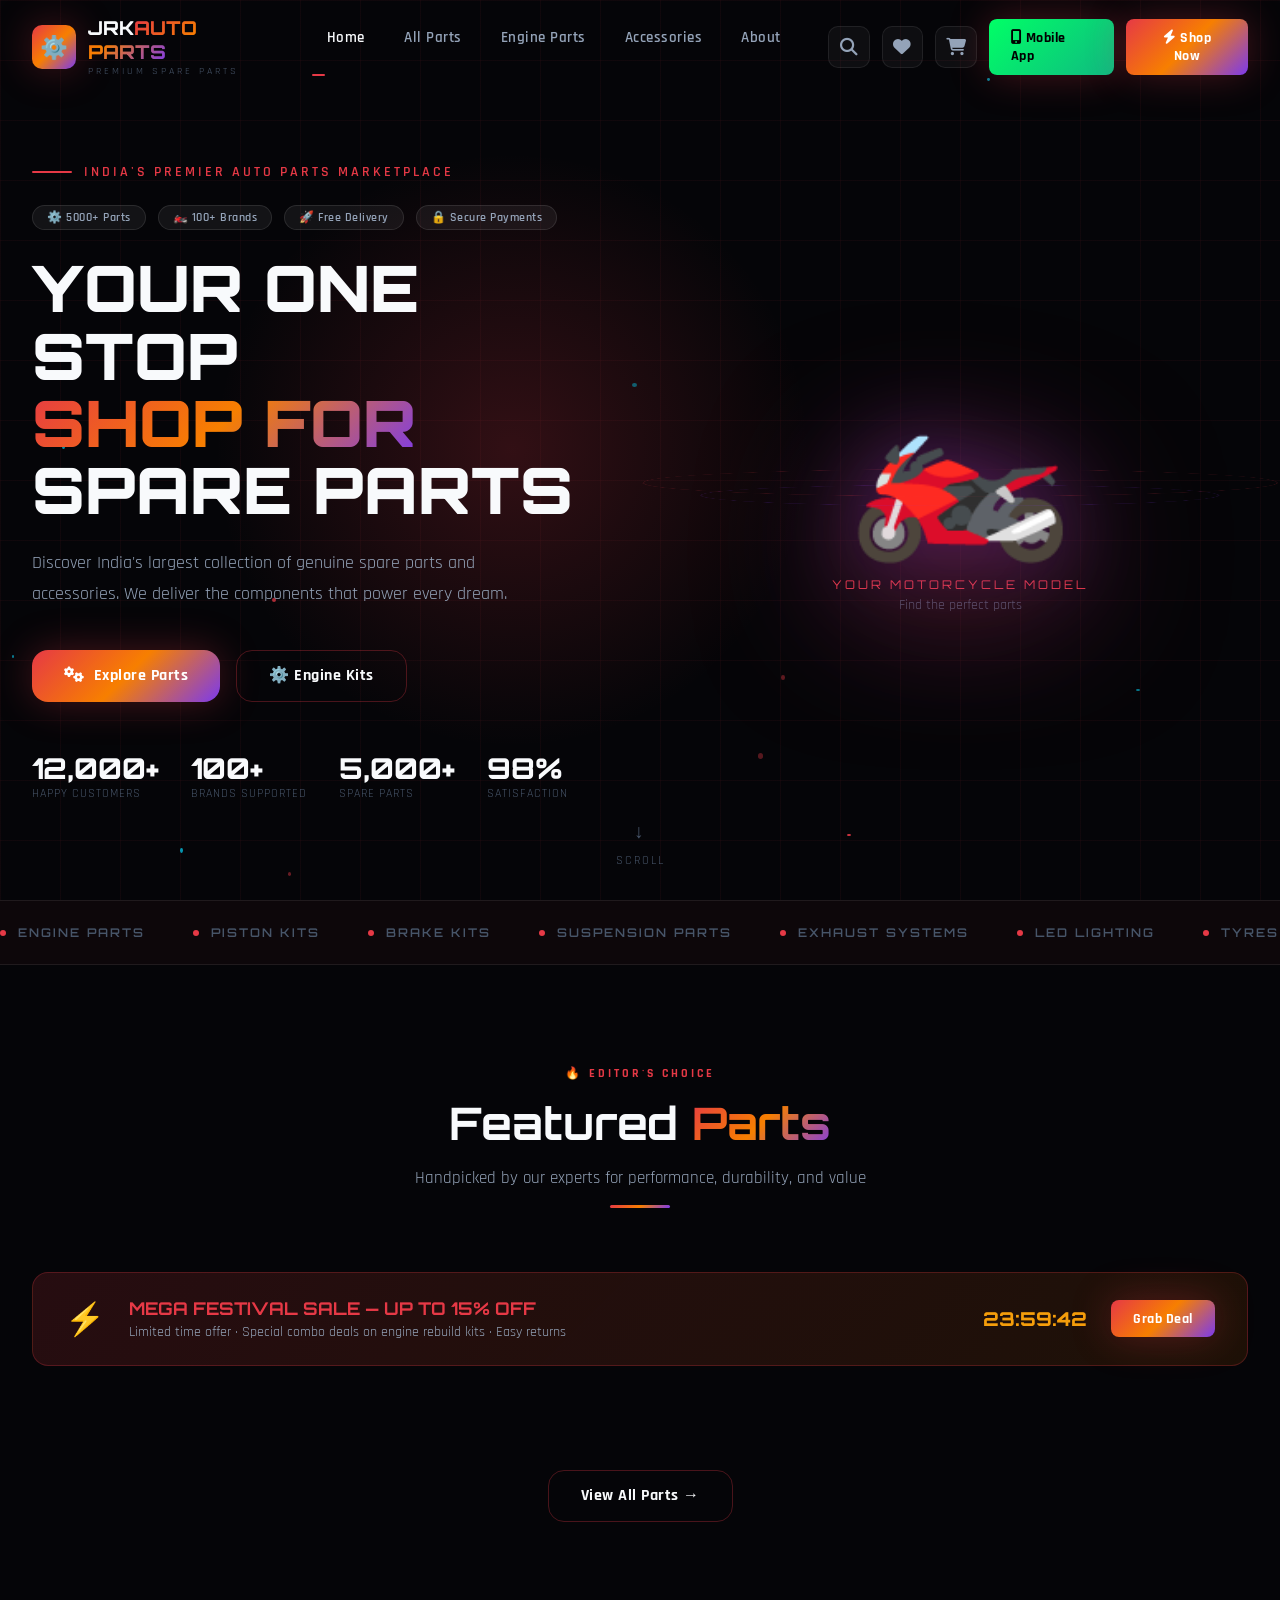
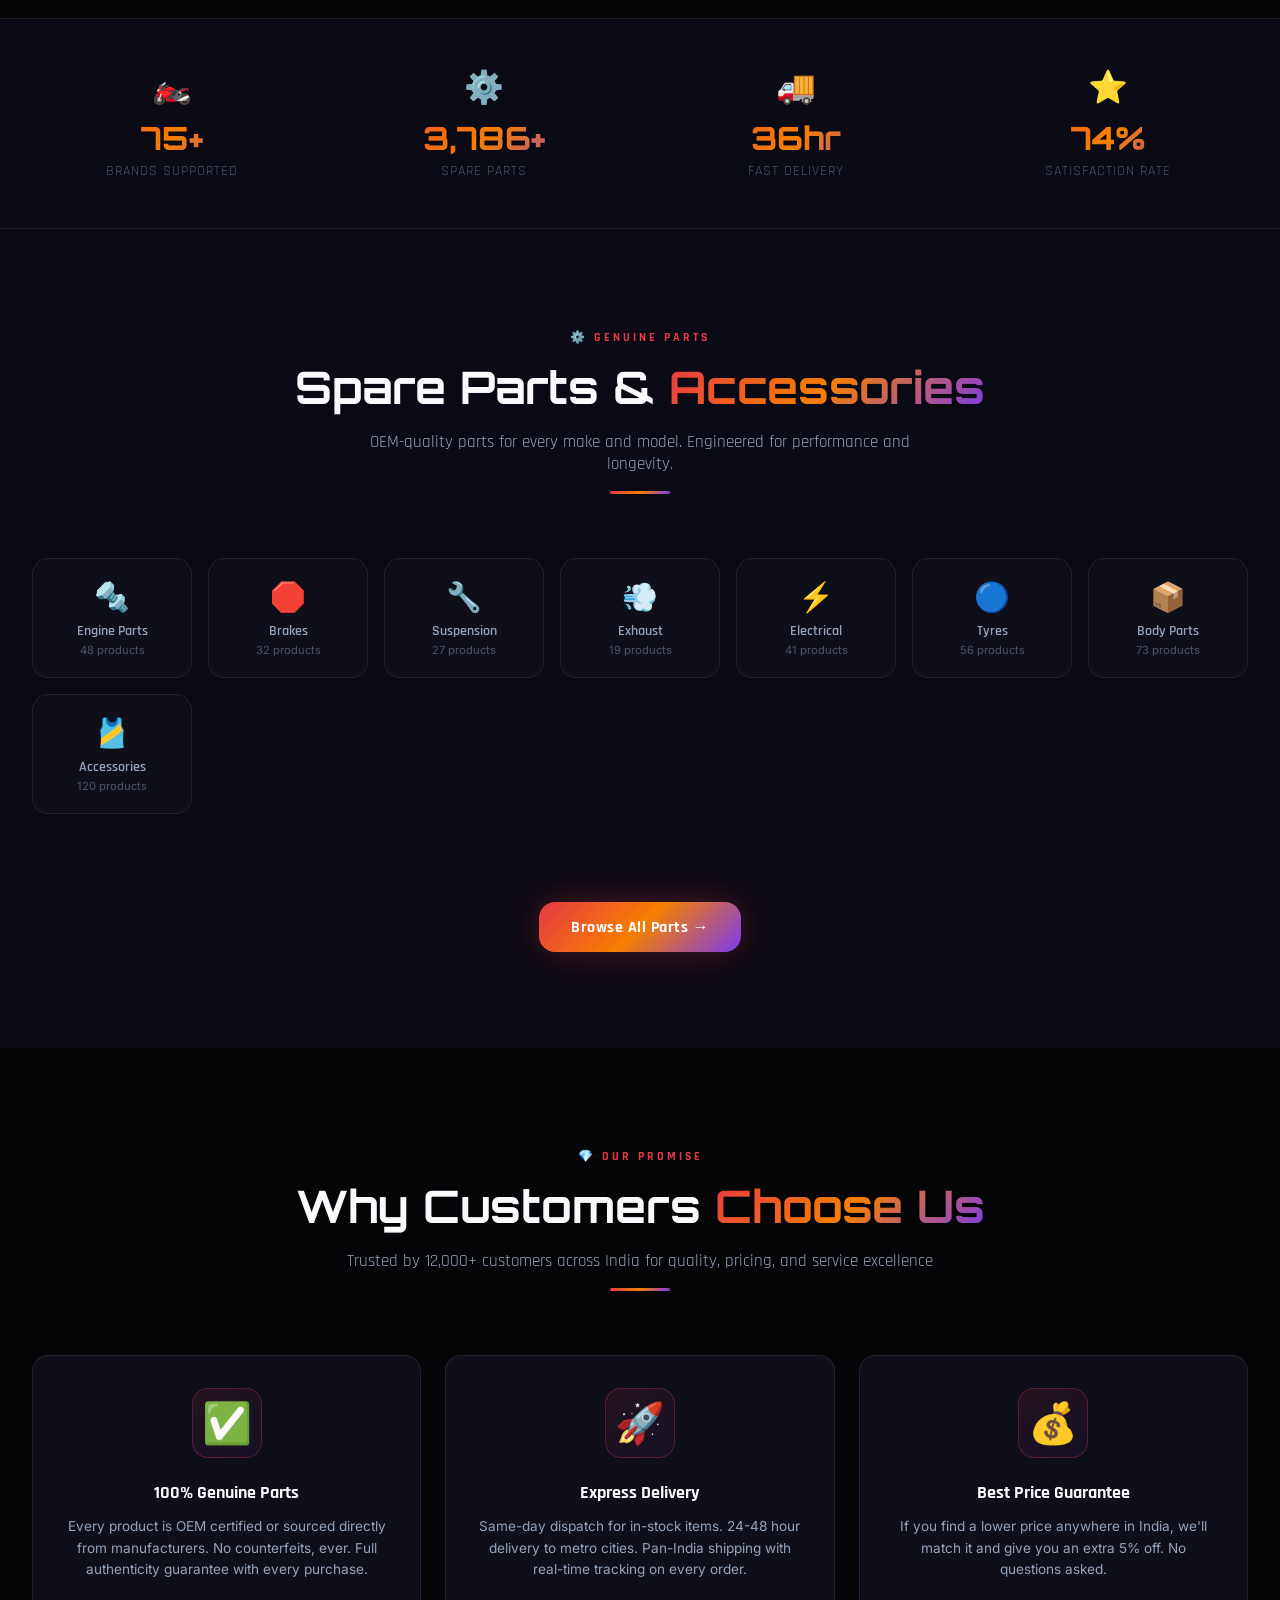
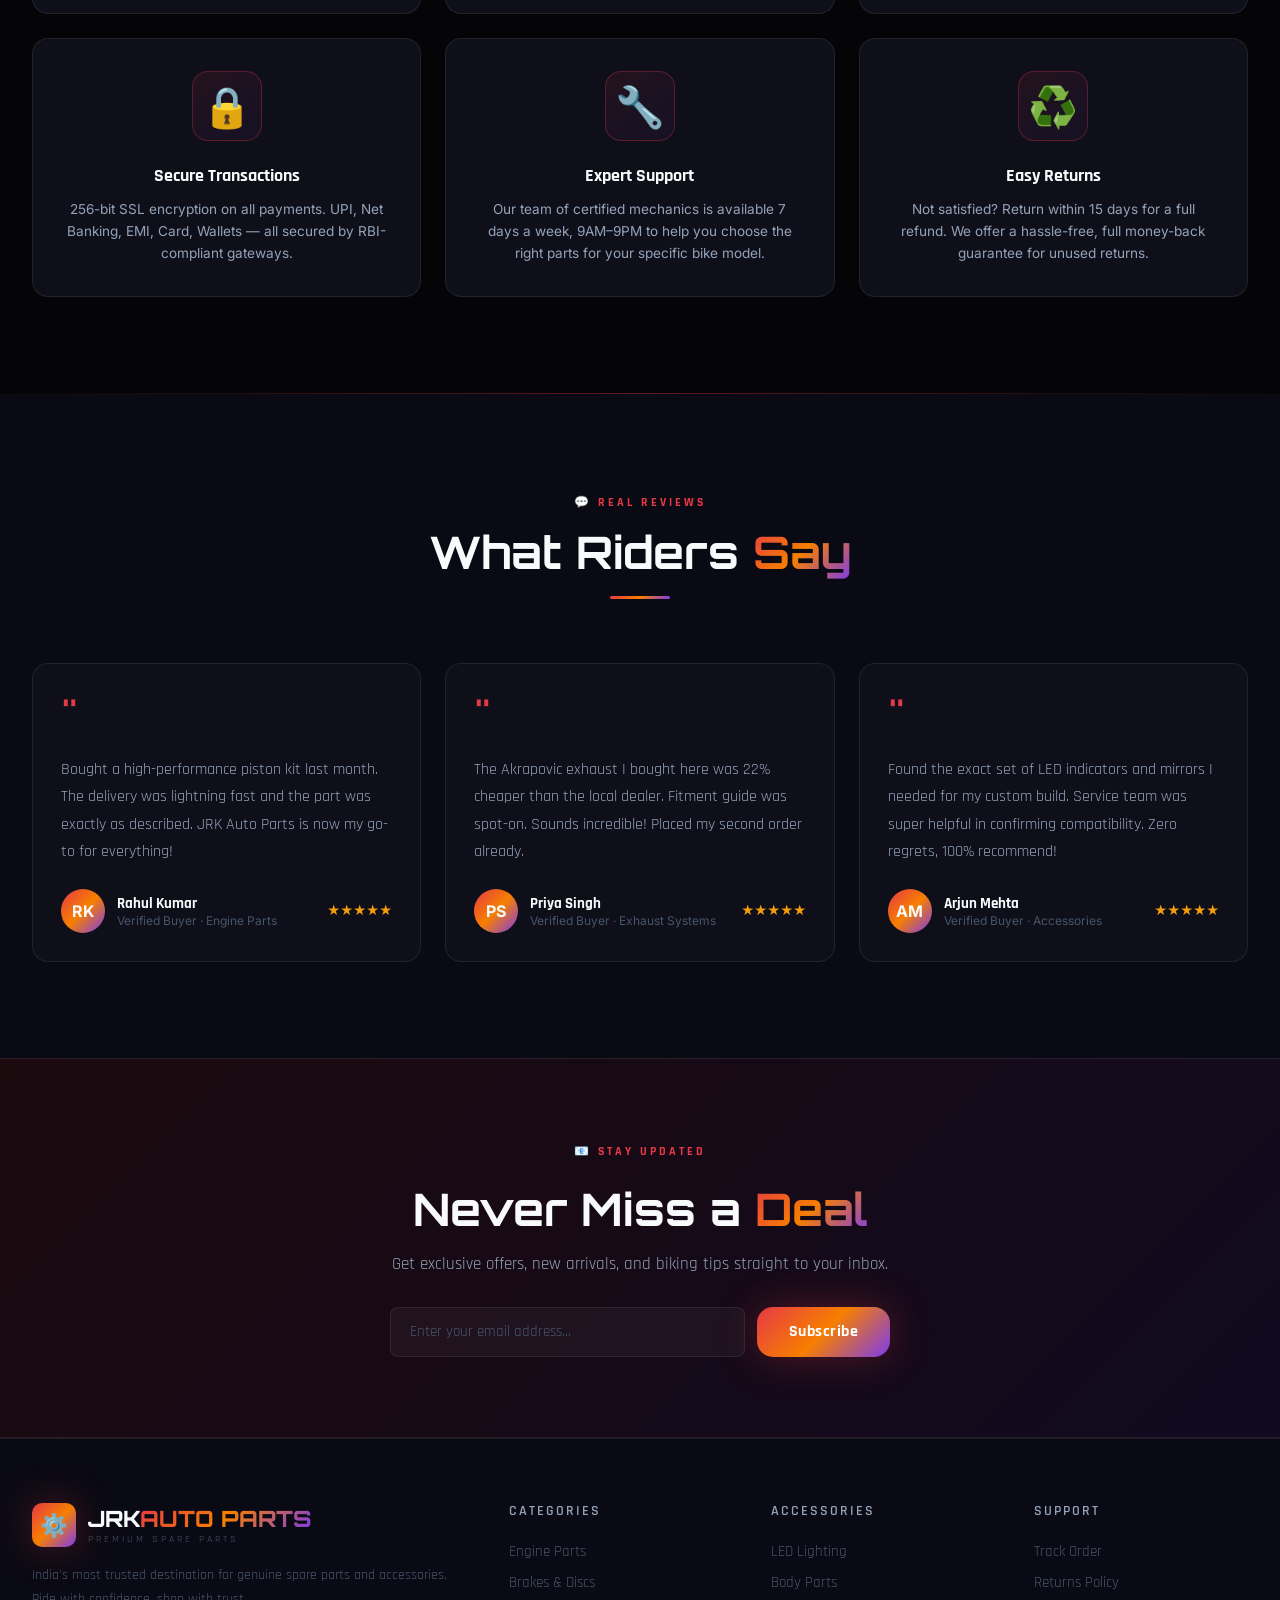
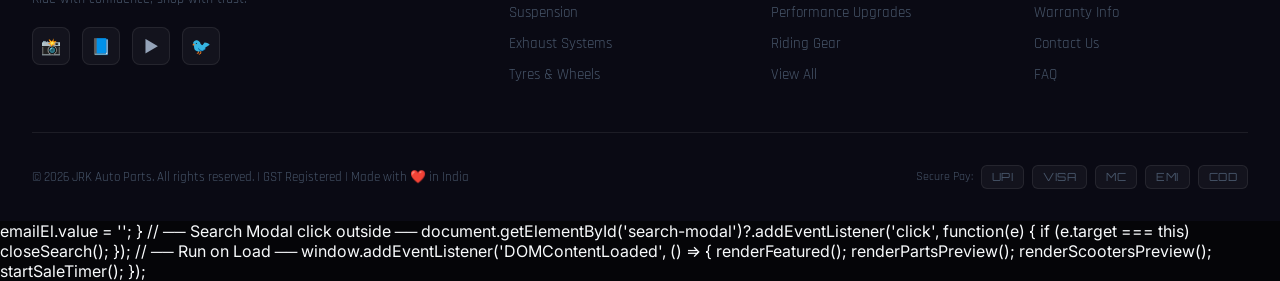
<file: index.html>
<!DOCTYPE html>
<html lang="en">
<head>
  <meta charset="UTF-8" />
  <meta name="viewport" content="width=device-width, initial-scale=1.0" />
  <title>JRK Auto Parts | India's No.1 Spare Parts Marketplace</title>
  <meta name="description" content="Shop India's finest genuine spare parts and accessories. Best prices, fast delivery across India." />
  <meta name="keywords" content="buy auto parts online India, motorcycle parts, spare parts, 2-wheeler marketplace" />
  <link rel="icon" href="data:image/svg+xml,<svg xmlns='http://www.w3.org/2000/svg' viewBox='0 0 100 100'><text y='.9em' font-size='90'>⚙️</text></svg>" />
  <link rel="stylesheet" href="styles/main.css" />
  <!-- Font Awesome for icons -->
  <link rel="stylesheet" href="https://cdnjs.cloudflare.com/ajax/libs/font-awesome/6.5.0/css/all.min.css" crossorigin="anonymous" />
  <style>
    /* ── Extra Hero Styles ── */
    .hero-tag-row { display:flex;gap:0.75rem;flex-wrap:wrap;margin-bottom:1.5rem; }
    .hero-tag {
      background:rgba(255,255,255,0.06);
      border:1px solid rgba(255,255,255,0.1);
      border-radius:100px;
      padding:4px 14px;
      font-size:0.75rem;
      font-family:'Rajdhani',sans-serif;
      font-weight:600;
      color:var(--text-secondary);
      letter-spacing:0.5px;
    }
    .featured-bike-card {
      background: linear-gradient(145deg, #0d0d18, #13091a);
      border: 1px solid rgba(255,255,255,0.08);
      border-radius: 24px;
      padding: 2rem;
      position: relative;
      overflow: hidden;
      cursor: pointer;
      transition: all 0.3s cubic-bezier(0.4,0,0.2,1);
    }
    .featured-bike-card::after {
      content:'';
      position:absolute;
      inset:0;
      background:linear-gradient(145deg,rgba(230,57,70,0.08),rgba(124,58,237,0.04));
      opacity:0;
      transition:opacity 0.3s;
    }
    .featured-bike-card:hover { transform:translateY(-10px); border-color:rgba(230,57,70,0.4); box-shadow:0 0 40px rgba(230,57,70,0.2), 0 20px 60px rgba(0,0,0,0.5); }
    .featured-bike-card:hover::after { opacity:1; }
    .featured-icon { font-size:5rem; margin:1rem 0; display:block;
      filter:drop-shadow(0 10px 30px rgba(230,57,70,0.3));
      transition:transform 0.4s ease;
    }
    .featured-bike-card:hover .featured-icon { transform:translateY(-8px) scale(1.05); }
    .featured-details {display:flex;gap:1rem;flex-wrap:wrap;margin-top:0.75rem;}
    .featured-detail { font-family:'Rajdhani',sans-serif;font-size:0.8rem;color:var(--text-muted); }
    .featured-detail strong { display:block;color:var(--text-secondary);font-size:0.85rem; }
    .sale-banner {
      background:linear-gradient(135deg,rgba(230,57,70,0.15),rgba(247,127,0,0.1));
      border:1px solid rgba(230,57,70,0.25);
      border-radius:16px;
      padding:1.5rem 2rem;
      display:flex;align-items:center;gap:1.5rem;
      margin-bottom:4rem;
      flex-wrap:wrap;
    }
    .sale-icon { font-size:2rem; }
    .sale-text { flex:1; }
    .sale-title { font-family:'Orbitron',monospace;font-size:1.1rem;font-weight:700;color:var(--accent-red); }
    .sale-sub { font-family:'Rajdhani',sans-serif;font-size:0.9rem;color:var(--text-secondary);margin-top:0.25rem; }
    .sale-timer { font-family:'Orbitron',monospace;font-size:1.2rem;font-weight:800;color:var(--accent-gold); }

    /* Parts category mini-cards */
    .parts-categories { display:grid;grid-template-columns:repeat(auto-fill,minmax(140px,1fr));gap:1rem;margin-bottom:3rem; }
    .parts-cat-card {
      background:var(--bg-card);
      border:var(--border-glass);
      border-radius:var(--radius-md);
      padding:1.25rem 1rem;
      text-align:center;
      cursor:pointer;
      transition:var(--transition);
    }
    .parts-cat-card:hover { border-color:rgba(230,57,70,0.4);background:rgba(230,57,70,0.05);transform:translateY(-4px); }
    .parts-cat-icon { font-size:1.8rem;margin-bottom:0.5rem; }
    .parts-cat-label { font-family:'Rajdhani',sans-serif;font-size:0.85rem;font-weight:600;color:var(--text-secondary); }
    .parts-cat-count { font-size:0.7rem;color:var(--text-muted);margin-top:0.2rem; }

    /* Scroll cue */
    .scroll-cue {
      position:absolute;
      bottom:2rem;left:50%;
      transform:translateX(-50%);
      display:flex;flex-direction:column;align-items:center;gap:0.5rem;
      color:var(--text-muted);
      font-family:'Rajdhani',sans-serif;
      font-size:0.75rem;
      letter-spacing:2px;
      text-transform:uppercase;
      animation:scrollCue 2s ease-in-out infinite;
      z-index:2;
    }
    @keyframes scrollCue { 0%,100%{transform:translateX(-50%) translateY(0);opacity:0.6;} 50%{transform:translateX(-50%) translateY(8px);opacity:1;} }
    .scroll-arrow { font-size:1.2rem; }

    /* Gradient overlays for dividers */
    .gradient-divider { height:1px; background:linear-gradient(90deg,transparent,rgba(230,57,70,0.4),transparent); margin:4rem 0; }
  </style>
</head>
<body>

<!-- ── Loading Screen ── -->
<div class="loader" id="loader">
  <div class="loader-logo">JRK<span style="color:var(--accent-orange)">AUTO PARTS</span></div>
  <div style="font-family:'Rajdhani',sans-serif;font-size:0.8rem;letter-spacing:3px;color:var(--text-muted);text-transform:uppercase;">Loading Premium Experience...</div>
  <div class="loader-bar"><div class="loader-progress"></div></div>
</div>

<!-- ── Navigation ── -->
<nav class="navbar" id="navbar">
  <div class="container">
    <div class="navbar-inner">
      <!-- Logo -->
      <a href="index.html" class="logo">
        <div class="logo-icon">⚙️</div>
        <div>
          <div class="logo-text">JRK<span class="text-gradient">AUTO PARTS</span></div>
          <div class="logo-sub">Premium Spare Parts</div>
        </div>
      </a>

      <!-- Nav Links -->
      <ul class="nav-links">
        <li><a href="index.html" class="active">Home</a></li>
        <li><a href="products.html">All Parts</a></li>
        <li><a href="products.html?cat=parts&sub=engine">Engine Parts</a></li>
        <li><a href="products.html?cat=parts&sub=accessories">Accessories</a></li>
        <li><a href="#about">About</a></li>
      </ul>

      <!-- Actions -->
      <div class="nav-actions">
        <button class="nav-btn" onclick="openSearch()" title="Search (Ctrl+K)">
          <i class="fas fa-search"></i>
        </button>
        <button class="nav-btn" title="Wishlist">
          <i class="fas fa-heart"></i>
        </button>
        <button class="nav-btn" onclick="openCart()" title="Cart" id="cart-btn">
          <i class="fas fa-shopping-cart"></i>
          <span class="cart-count" style="display:none;">0</span>
        </button>
        <a href="app.html" class="btn-primary" style="background:linear-gradient(135deg,#00ff66,#10b981);color:#000;font-weight:800;text-decoration:none;">
          <i class="fas fa-mobile-alt"></i> Mobile App
        </a>
        <button class="btn-primary" onclick="window.location='products.html'">
          <i class="fas fa-bolt me-1"></i> Shop Now
        </button>
        <div class="hamburger" id="hamburger">
          <span></span><span></span><span></span>
        </div>
      </div>
    </div>
  </div>
</nav>

<!-- Mobile Nav -->
<div class="mobile-overlay" id="mobile-overlay"></div>
<nav class="mobile-nav" id="mobile-nav">
  <a href="index.html">🏠 Home</a>
  <a href="products.html">🛒 All Parts</a>
  <a href="products.html?cat=parts&sub=engine">⚙️ Engine Parts</a>
  <a href="products.html?cat=parts&sub=accessories">🎽 Accessories</a>
  <a href="#about">ℹ️ About</a>
</nav>

<!-- ── Hero Section ── -->
<section class="hero" id="home">
  <div class="hero-bg-grid"></div>
  <div class="hero-glow"></div>
  <div id="hero-particles" style="position:absolute;inset:0;pointer-events:none;z-index:1;"></div>

  <div class="container" style="position:relative;z-index:2;width:100%;">
    <div class="hero-content">
      <!-- Left: Text -->
      <div class="hero-left">
        <div class="hero-eyebrow">
          <div class="hero-eyebrow-line"></div>
          <span>India's Premier Auto Parts Marketplace</span>
        </div>

        <div class="hero-tag-row">
          <span class="hero-tag">⚙️ 5000+ Parts</span>
          <span class="hero-tag">🏍️ 100+ Brands</span>
          <span class="hero-tag">🚀 Free Delivery</span>
          <span class="hero-tag">🔒 Secure Payments</span>
        </div>

        <h1 class="hero-title">
          YOUR ONE STOP<br/>
          <span class="text-gradient">SHOP FOR</span><br/>
          SPARE PARTS
        </h1>

        <p class="hero-subtitle">
          Discover India's largest collection of genuine spare parts and accessories. We deliver the components that power every dream.
        </p>

        <div class="hero-cta">
          <button class="btn-primary btn-lg" onclick="window.location='products.html'">
            <i class="fas fa-cogs"></i>&nbsp; Explore Parts
          </button>
          <button class="btn-outline btn-lg" onclick="window.location='products.html?cat=parts&sub=engine'">
            ⚙️ Engine Kits
          </button>
        </div>

        <div class="hero-stats">
          <div class="stat">
            <div class="stat-num" data-counter="12000" data-suffix="+">0</div>
            <div class="stat-label">Happy Customers</div>
          </div>
          <div class="stat">
            <div class="stat-num" data-counter="100" data-suffix="+">0</div>
            <div class="stat-label">Brands Supported</div>
          </div>
          <div class="stat">
            <div class="stat-num" data-counter="5000" data-suffix="+">0</div>
            <div class="stat-label">Spare Parts</div>
          </div>
          <div class="stat">
            <div class="stat-num" data-counter="98" data-suffix="%">0</div>
            <div class="stat-label">Satisfaction</div>
          </div>
        </div>
      </div>

      <!-- Right: 3D Bike Visual -->
      <div class="hero-visual">
        <div class="bike-3d-container">
          <div class="bike-showcase" id="bike-showcase">
            <div class="bike-orbit-ring"></div>
            <div class="bike-orbit-ring"></div>
            <div style="text-align:center;">
              <span style="font-size:min(18vw,180px);display:block;filter:drop-shadow(0 30px 80px rgba(230,57,70,0.6)) drop-shadow(0 0 40px rgba(124,58,237,0.4));">🏍️</span>
              <div style="font-family:'Orbitron',monospace;font-size:0.75rem;letter-spacing:3px;color:var(--accent-red);text-transform:uppercase;margin-top:0.5rem;">Your Motorcycle Model</div>
              <div style="font-family:'Rajdhani',sans-serif;font-size:0.85rem;color:var(--text-muted);margin-top:0.25rem;">Find the perfect parts</div>
            </div>
          </div>
        </div>
      </div>
    </div>
  </div>

  <!-- Scroll Cue -->
  <div class="scroll-cue">
    <div class="scroll-arrow">↓</div>
    <span>Scroll</span>
  </div>
</section>

<!-- ── Marquee ── -->
<div class="marquee-section">
  <div class="marquee-track">
    <div class="marquee-item"><span class="dot"></span> Engine Parts</div>
    <div class="marquee-item"><span class="dot"></span> Piston Kits</div>
    <div class="marquee-item"><span class="dot"></span> Brake Kits</div>
    <div class="marquee-item"><span class="dot"></span> Suspension Parts</div>
    <div class="marquee-item"><span class="dot"></span> Exhaust Systems</div>
    <div class="marquee-item"><span class="dot"></span> LED Lighting</div>
    <div class="marquee-item"><span class="dot"></span> Tyres & Wheels</div>
    <div class="marquee-item"><span class="dot"></span> Aftermarket Accessories</div>
    <div class="marquee-item"><span class="dot"></span> Oil Filters</div>
    <div class="marquee-item"><span class="dot"></span> Spark Plugs</div>
    <div class="marquee-item"><span class="dot"></span> Batteries</div>
    <div class="marquee-item"><span class="dot"></span> Clutch Kits</div>
    <!-- duplicate for seamless loop -->
    <div class="marquee-item"><span class="dot"></span> Engine Parts</div>
    <div class="marquee-item"><span class="dot"></span> Piston Kits</div>
    <div class="marquee-item"><span class="dot"></span> Brake Kits</div>
    <div class="marquee-item"><span class="dot"></span> Suspension Parts</div>
    <div class="marquee-item"><span class="dot"></span> Exhaust Systems</div>
    <div class="marquee-item"><span class="dot"></span> LED Lighting</div>
    <div class="marquee-item"><span class="dot"></span> Tyres & Wheels</div>
    <div class="marquee-item"><span class="dot"></span> Aftermarket Accessories</div>
    <div class="marquee-item"><span class="dot"></span> Oil Filters</div>
    <div class="marquee-item"><span class="dot"></span> Spark Plugs</div>
    <div class="marquee-item"><span class="dot"></span> Batteries</div>
    <div class="marquee-item"><span class="dot"></span> Clutch Kits</div>
  </div>
</div>

<!-- ── Featured Bikes ── -->
<section class="section" id="featured">
  <div class="container">
    <div class="section-header reveal">
      <div class="section-tag">🔥 Editor's Choice</div>
      <h2 class="section-title">Featured <span class="text-gradient">Parts</span></h2>
      <p class="section-subtitle">Handpicked by our experts for performance, durability, and value</p>
      <div class="section-divider"></div>
    </div>

    <!-- Sale Banner -->
    <div class="sale-banner reveal">
      <div class="sale-icon">⚡</div>
      <div class="sale-text">
        <div class="sale-title">MEGA FESTIVAL SALE — UP TO 15% OFF</div>
        <div class="sale-sub">Limited time offer · Special combo deals on engine rebuild kits · Easy returns</div>
      </div>
      <div class="sale-timer" id="sale-timer">23:59:42</div>
      <button class="btn-primary" onclick="window.location='products.html'">Grab Deal</button>
    </div>

    <div class="featured-carousel" id="featured-grid">
      <!-- Rendered by JS -->
    </div>

    <div style="text-align:center;margin-top:2.5rem;" class="reveal">
      <button class="btn-outline btn-lg" onclick="window.location='products.html'" style="border-radius:var(--radius-md);">
        View All Parts &rarr;
      </button>
    </div>
  </div>
</section>

<!-- ── Stats Bar ── -->
<div class="spec-bar">
  <div class="container">
    <div class="spec-bar-inner">
      <div class="spec-item reveal">
        <div class="spec-icon">🏍️</div>
        <div class="spec-num" data-counter="100" data-suffix="+">0</div>
        <div class="spec-desc">Brands Supported</div>
      </div>
      <div class="spec-item reveal">
        <div class="spec-icon">⚙️</div>
        <div class="spec-num" data-counter="5000" data-suffix="+">0</div>
        <div class="spec-desc">Spare Parts</div>
      </div>
      <div class="spec-item reveal">
        <div class="spec-icon">🚚</div>
        <div class="spec-num" data-counter="48" data-suffix="hr">0</div>
        <div class="spec-desc">Fast Delivery</div>
      </div>
      <div class="spec-item reveal">
        <div class="spec-icon">⭐</div>
        <div class="spec-num" data-counter="98" data-suffix="%">0</div>
        <div class="spec-desc">Satisfaction Rate</div>
      </div>
    </div>
  </div>
</div>

<!-- ── Parts Section ── -->
<section class="section" id="parts" style="background:var(--bg-secondary);">
  <div class="container">
    <div class="section-header reveal">
      <div class="section-tag">⚙️ Genuine Parts</div>
      <h2 class="section-title">Spare Parts &amp; <span class="text-gradient">Accessories</span></h2>
      <p class="section-subtitle">OEM-quality parts for every make and model. Engineered for performance and longevity.</p>
      <div class="section-divider"></div>
    </div>

    <!-- Parts Categories -->
    <div class="parts-categories reveal">
      <div class="parts-cat-card" onclick="window.location='products.html?cat=parts&sub=engine'">
        <div class="parts-cat-icon">🔩</div>
        <div class="parts-cat-label">Engine Parts</div>
        <div class="parts-cat-count">48 products</div>
      </div>
      <div class="parts-cat-card" onclick="window.location='products.html?cat=parts&sub=brakes'">
        <div class="parts-cat-icon">🛑</div>
        <div class="parts-cat-label">Brakes</div>
        <div class="parts-cat-count">32 products</div>
      </div>
      <div class="parts-cat-card" onclick="window.location='products.html?cat=parts&sub=suspension'">
        <div class="parts-cat-icon">🔧</div>
        <div class="parts-cat-label">Suspension</div>
        <div class="parts-cat-count">27 products</div>
      </div>
      <div class="parts-cat-card" onclick="window.location='products.html?cat=parts&sub=exhaust'">
        <div class="parts-cat-icon">💨</div>
        <div class="parts-cat-label">Exhaust</div>
        <div class="parts-cat-count">19 products</div>
      </div>
      <div class="parts-cat-card" onclick="window.location='products.html?cat=parts&sub=electrical'">
        <div class="parts-cat-icon">⚡</div>
        <div class="parts-cat-label">Electrical</div>
        <div class="parts-cat-count">41 products</div>
      </div>
      <div class="parts-cat-card" onclick="window.location='products.html?cat=parts&sub=tyres'">
        <div class="parts-cat-icon">🔵</div>
        <div class="parts-cat-label">Tyres</div>
        <div class="parts-cat-count">56 products</div>
      </div>
      <div class="parts-cat-card" onclick="window.location='products.html?cat=parts'">
        <div class="parts-cat-icon">📦</div>
        <div class="parts-cat-label">Body Parts</div>
        <div class="parts-cat-count">73 products</div>
      </div>
      <div class="parts-cat-card" onclick="window.location='products.html?cat=parts'">
        <div class="parts-cat-icon">🎽</div>
        <div class="parts-cat-label">Accessories</div>
        <div class="parts-cat-count">120 products</div>
      </div>
    </div>

    <!-- Parts Products Grid (filtered) -->
    <div id="parts-grid" class="products-grid"></div>

    <div style="text-align:center;margin-top:2.5rem;" class="reveal">
      <button class="btn-primary btn-lg" onclick="window.location='products.html?cat=parts'" style="border-radius:var(--radius-md);">
        Browse All Parts &rarr;
      </button>
    </div>
  </div>
</section>

<!-- ── Why Choose Us ── -->
<section class="section" id="about">
  <div class="container">
    <div class="section-header reveal">
      <div class="section-tag">💎 Our Promise</div>
      <h2 class="section-title">Why Customers <span class="text-gradient">Choose Us</span></h2>
      <p class="section-subtitle">Trusted by 12,000+ customers across India for quality, pricing, and service excellence</p>
      <div class="section-divider"></div>
    </div>

    <div class="why-grid">
      <div class="why-card reveal">
        <div class="why-icon">✅</div>
        <div class="why-title">100% Genuine Parts</div>
        <div class="why-desc">Every product is OEM certified or sourced directly from manufacturers. No counterfeits, ever. Full authenticity guarantee with every purchase.</div>
      </div>
      <div class="why-card reveal">
        <div class="why-icon">🚀</div>
        <div class="why-title">Express Delivery</div>
        <div class="why-desc">Same-day dispatch for in-stock items. 24-48 hour delivery to metro cities. Pan-India shipping with real-time tracking on every order.</div>
      </div>
      <div class="why-card reveal">
        <div class="why-icon">💰</div>
        <div class="why-title">Best Price Guarantee</div>
        <div class="why-desc">If you find a lower price anywhere in India, we'll match it and give you an extra 5% off. No questions asked.</div>
      </div>
      <div class="why-card reveal">
        <div class="why-icon">🔒</div>
        <div class="why-title">Secure Transactions</div>
        <div class="why-desc">256-bit SSL encryption on all payments. UPI, Net Banking, EMI, Card, Wallets — all secured by RBI-compliant gateways.</div>
      </div>
      <div class="why-card reveal">
        <div class="why-icon">🔧</div>
        <div class="why-title">Expert Support</div>
        <div class="why-desc">Our team of certified mechanics is available 7 days a week, 9AM–9PM to help you choose the right parts for your specific bike model.</div>
      </div>
      <div class="why-card reveal">
        <div class="why-icon">♻️</div>
        <div class="why-title">Easy Returns</div>
        <div class="why-desc">Not satisfied? Return within 15 days for a full refund. We offer a hassle-free, full money-back guarantee for unused returns.</div>
      </div>
    </div>
  </div>
</section>

<!-- ── Gradient Divider ── -->
<div class="gradient-divider" style="margin:0;"></div>

<!-- ── Testimonials ── -->
<section class="section testimonials-section">
  <div class="container">
    <div class="section-header reveal">
      <div class="section-tag">💬 Real Reviews</div>
      <h2 class="section-title">What Riders <span class="text-gradient">Say</span></h2>
      <div class="section-divider"></div>
    </div>

    <div class="testimonials-grid">
      <div class="testimonial-card reveal">
        <div class="testimonial-quote">"</div>
        <div class="testimonial-text">Bought a high-performance piston kit last month. The delivery was lightning fast and the part was exactly as described. JRK Auto Parts is now my go-to for everything!</div>
        <div class="testimonial-author">
          <div class="author-avatar">RK</div>
          <div>
            <div class="author-name">Rahul Kumar</div>
            <div class="author-role">Verified Buyer · Engine Parts</div>
          </div>
          <div class="stars" style="margin-left:auto;">★★★★★</div>
        </div>
      </div>
      <div class="testimonial-card reveal">
        <div class="testimonial-quote">"</div>
        <div class="testimonial-text">The Akrapovic exhaust I bought here was 22% cheaper than the local dealer. Fitment guide was spot-on. Sounds incredible! Placed my second order already.</div>
        <div class="testimonial-author">
          <div class="author-avatar">PS</div>
          <div>
            <div class="author-name">Priya Singh</div>
            <div class="author-role">Verified Buyer · Exhaust Systems</div>
          </div>
          <div class="stars" style="margin-left:auto;">★★★★★</div>
        </div>
      </div>
      <div class="testimonial-card reveal">
        <div class="testimonial-quote">"</div>
        <div class="testimonial-text">Found the exact set of LED indicators and mirrors I needed for my custom build. Service team was super helpful in confirming compatibility. Zero regrets, 100% recommend!</div>
        <div class="testimonial-author">
          <div class="author-avatar">AM</div>
          <div>
            <div class="author-name">Arjun Mehta</div>
            <div class="author-role">Verified Buyer · Accessories</div>
          </div>
          <div class="stars" style="margin-left:auto;">★★★★★</div>
        </div>
      </div>
    </div>
  </div>
</section>

<!-- ── Newsletter ── -->
<section class="newsletter-section reveal">
  <div class="container">
    <div class="section-tag">📧 Stay Updated</div>
    <h2 class="section-title" style="margin-top:0.5rem;">Never Miss a <span class="text-gradient">Deal</span></h2>
    <p class="section-subtitle">Get exclusive offers, new arrivals, and biking tips straight to your inbox.</p>
    <form class="newsletter-form" onsubmit="handleNewsletterSubmit(event)">
      <input type="email" class="newsletter-input" id="newsletter-email" placeholder="Enter your email address..." required />
      <button type="submit" class="btn-primary btn-lg">Subscribe</button>
    </form>
  </div>
</section>

<!-- ── Footer ── -->
<footer class="footer">
  <div class="container">
    <div class="footer-grid">
      <div class="footer-brand">
        <div class="logo">
          <div class="logo-icon">⚙️</div>
          <div>
            <div class="logo-text">JRK<span class="text-gradient">AUTO PARTS</span></div>
            <div class="logo-sub">Premium Spare Parts</div>
          </div>
        </div>
        <p class="footer-desc">India's most trusted destination for genuine spare parts and accessories. Ride with confidence, shop with trust.</p>
        <div class="footer-socials">
          <div class="social-btn" title="Instagram">📸</div>
          <div class="social-btn" title="Facebook">📘</div>
          <div class="social-btn" title="YouTube">▶️</div>
          <div class="social-btn" title="Twitter">🐦</div>
        </div>
      </div>

      <div class="footer-links">
        <h5>Categories</h5>
        <ul>
          <li><a href="products.html?cat=parts&sub=engine">Engine Parts</a></li>
          <li><a href="products.html?cat=parts&sub=brakes">Brakes & Discs</a></li>
          <li><a href="products.html?cat=parts&sub=suspension">Suspension</a></li>
          <li><a href="products.html?cat=parts&sub=exhaust">Exhaust Systems</a></li>
          <li><a href="products.html?cat=parts&sub=tyres">Tyres & Wheels</a></li>
        </ul>
      </div>

      <div class="footer-links">
        <h5>Accessories</h5>
        <ul>
          <li><a href="products.html?cat=parts&sub=lighting">LED Lighting</a></li>
          <li><a href="products.html?cat=parts&sub=body">Body Parts</a></li>
          <li><a href="products.html?cat=parts&sub=performance">Performance Upgrades</a></li>
          <li><a href="products.html?cat=parts&sub=gear">Riding Gear</a></li>
          <li><a href="products.html">View All</a></li>
        </ul>
      </div>

      <div class="footer-links">
        <h5>Support</h5>
        <ul>
          <li><a href="#">Track Order</a></li>
          <li><a href="#">Returns Policy</a></li>
          <li><a href="#">Warranty Info</a></li>
          <li><a href="#">Contact Us</a></li>
          <li><a href="#">FAQ</a></li>
        </ul>
      </div>
    </div>

    <div class="footer-bottom">
      <div class="footer-copy">© 2026 JRK Auto Parts. All rights reserved. | GST Registered | Made with ❤️ in India</div>
      <div class="footer-payments">
        <span style="font-size:0.75rem;color:var(--text-muted);font-family:'Rajdhani',sans-serif;">Secure Pay:</span>
        <span class="payment-icon">UPI</span>
        <span class="payment-icon">VISA</span>
        <span class="payment-icon">MC</span>
        <span class="payment-icon">EMI</span>
        <span class="payment-icon">COD</span>
      </div>
    </div>
  </div>
</footer>

<!-- ── Cart Sidebar ── -->
<div class="cart-sidebar" id="cart-sidebar">
  <div class="cart-header">
    <div class="cart-title">🛒 Your Cart</div>
    <button class="close-btn" onclick="closeCart()">✕</button>
  </div>
  <div class="cart-items" id="cart-items">
    <div class="cart-empty">
      <div class="cart-empty-icon">🛒</div>
      <p>Your cart is empty</p>
      <p style="font-size:0.8rem;margin-top:0.5rem;color:var(--text-muted)">Add parts to get started</p>
    </div>
  </div>
  <div class="cart-footer">
    <div class="cart-total">
      <span class="cart-total-label">Total</span>
      <span class="cart-total-amount" id="cart-total">₹0</span>
    </div>
    <button class="checkout-btn" onclick="handleCheckout()">
      ⚡ Proceed to Checkout
    </button>
  </div>
</div>

<!-- ── Product Modal ── -->
<div class="modal-overlay" id="modal-overlay"></div>

<!-- ── Search Modal ── -->
<div class="search-modal" id="search-modal" onclick="e=>{ if(e.target===this) closeSearch(); }">
  <div style="text-align:center;margin-bottom:1.5rem;">
    <div style="font-family:'Orbitron',monospace;font-size:0.75rem;letter-spacing:3px;color:var(--text-muted);text-transform:uppercase;">Press ESC to close · Ctrl+K to open</div>
  </div>
  <div class="search-input-wrap">
    <span class="search-icon">🔍</span>
    <input type="text" class="search-input" id="main-search" placeholder="Search parts, engines, accessories..." />
  </div>
  <div class="search-results" id="search-results"></div>
</div>

<!-- ── Toast Container ── -->
<div class="toast-container" id="toast-container"></div>

<!-- ── Scripts ── -->
<script src="js/products-data.js"></script>
<script src="js/main.js"></script>
<script>
  // ── Page-Specific: Render Featured Products ──
  function renderFeatured() {
    const featured = getFeaturedProducts();
    const container = document.getElementById('featured-grid');
    if (!container) return;
    const ICONS = { bikes: '🏍️', scooters: '🛵', parts: '⚙️' };
    container.innerHTML = featured.map(p => {
      const discount = p.originalPrice
        ? Math.round(((p.originalPrice - p.price) / p.originalPrice) * 100) : 0;
      return `
        <div class="featured-bike-card reveal" onclick="openProductModal(${p.id})">
          <div style="display:flex;justify-content:space-between;align-items:flex-start;">
            <span class="badge" style="background:${p.badgeColor}22;color:${p.badgeColor};">${p.badge}</span>
            ${discount > 0 ? `<span class="badge" style="background:rgba(16,185,129,0.15);color:#10b981;">-${discount}%</span>` : ''}
          </div>
          <span class="featured-icon">⚙️</span>
          <div style="font-family:'Rajdhani',sans-serif;font-size:1.2rem;font-weight:700;margin-bottom:0.25rem;">${p.name}</div>
          <div style="font-family:'Orbitron',monospace;font-size:1.1rem;font-weight:800;color:var(--accent-red);margin-bottom:0.75rem;">${formatPrice(p.price)}</div>
          <div class="featured-details">
            <div class="featured-detail"><strong>Type</strong>${p.subcategory}</div>
            <div class="featured-detail"><strong>Fitment</strong>${p.compatibility || 'Universal'}</div>
            <div class="featured-detail"><strong>Material</strong>${p.material || 'Standard'}</div>
          </div>
          <div style="display:flex;gap:0.5rem;align-items:center;margin-top:1rem;">
            <span class="stars">${'★'.repeat(Math.floor(p.rating))}</span>
            <span style="font-size:0.8rem;color:var(--text-muted);font-family:'Rajdhani',sans-serif;">(${p.reviews} reviews)</span>
          </div>
          <button class="add-to-cart-btn" style="margin-top:1.25rem;width:100%;justify-content:center;padding:0.7rem;" onclick="event.stopPropagation();addToCart(${p.id})">
            🛒 Add to Cart
          </button>
        </div>`;
    }).join('');
    observeRevealElements();
  }

  // ── Page-Specific: Render Parts Preview ──
  function renderPartsPreview() {
    const parts = getProductsByCategory('parts').slice(0, 6);
    const container = document.getElementById('parts-grid');
    if (!container) return;
    container.innerHTML = parts.map(p => {
      const discount = p.originalPrice
        ? Math.round(((p.originalPrice - p.price) / p.originalPrice) * 100) : 0;
      const stars = '★'.repeat(Math.floor(p.rating)) + '☆'.repeat(5 - Math.floor(p.rating));
      return `
        <div class="product-card reveal" onclick="openProductModal(${p.id})">
          <div class="card-image">
            <span class="badge card-badge" style="background:${p.badgeColor}22;color:${p.badgeColor};">${p.badge}</span>
            <div class="card-actions" onclick="event.stopPropagation()">
              <button class="card-action-btn" title="Add to Cart" onclick="addToCart(${p.id})">🛒</button>
            </div>
            <div style="font-size:4rem;position:relative;z-index:1;">⚙️</div>
          </div>
          <div class="card-body">
            <div class="card-category">parts / ${p.subcategory}</div>
            <div class="card-name">${p.name}</div>
            <div class="card-specs">
              <div class="card-spec"><strong>Fits</strong>${p.compatibility || 'Universal'}</div>
              <div class="card-spec"><strong>Material</strong>${p.material || '—'}</div>
            </div>
            <div class="card-rating">
              <span class="stars">${stars}</span>
              <span class="rating-num">${p.rating}</span>
              <span class="rating-count">(${p.reviews})</span>
            </div>
            <div class="card-footer">
              <div class="card-price">
                <span class="price-current">${formatPrice(p.price)}</span>
                ${p.originalPrice ? `<span class="price-original">${formatPrice(p.originalPrice)}</span>` : ''}
                ${discount > 0 ? `<span class="price-discount">-${discount}% OFF</span>` : ''}
              </div>
              <button class="add-to-cart-btn" onclick="event.stopPropagation();addToCart(${p.id})">🛒 Add</button>
            </div>
          </div>
        </div>`;
    }).join('');
    observeRevealElements();
  }

  // ── Sale Timer ──
  function startSaleTimer() {
    let seconds = 23 * 3600 + 59 * 60 + 42;
    const el = document.getElementById('sale-timer');
    if (!el) return;
    setInterval(() => {
      seconds = Math.max(0, seconds - 1);
      const h = Math.floor(seconds / 3600);
      const m = Math.floor((seconds % 3600) / 60);
      const s = seconds % 60;
      el.textContent = `${String(h).padStart(2,'0')}:${String(m).padStart(2,'0')}:${String(s).padStart(2,'0')}`;
    }, 1000);
  }

  // ── Newsletter Submit ──
  function handleNewsletterSubmit(e) {
    e.preventDefault();
    const emailEl = document.getElementById('newsletter-email');
    showToast(`🎉 Subscribed! Welcome to JRK Auto Parts, ${emailEl.value.split('@')[0]}!`, 'success');
    emailEl.value = '';
  }
</script>
    emailEl.value = '';
  }

  // ── Search Modal click outside ──
  document.getElementById('search-modal')?.addEventListener('click', function(e) {
    if (e.target === this) closeSearch();
  });

  // ── Run on Load ──
  window.addEventListener('DOMContentLoaded', () => {
    renderFeatured();
    renderPartsPreview();
    renderScootersPreview();
    startSaleTimer();
  });
</script>
</body>
</html>
</file>
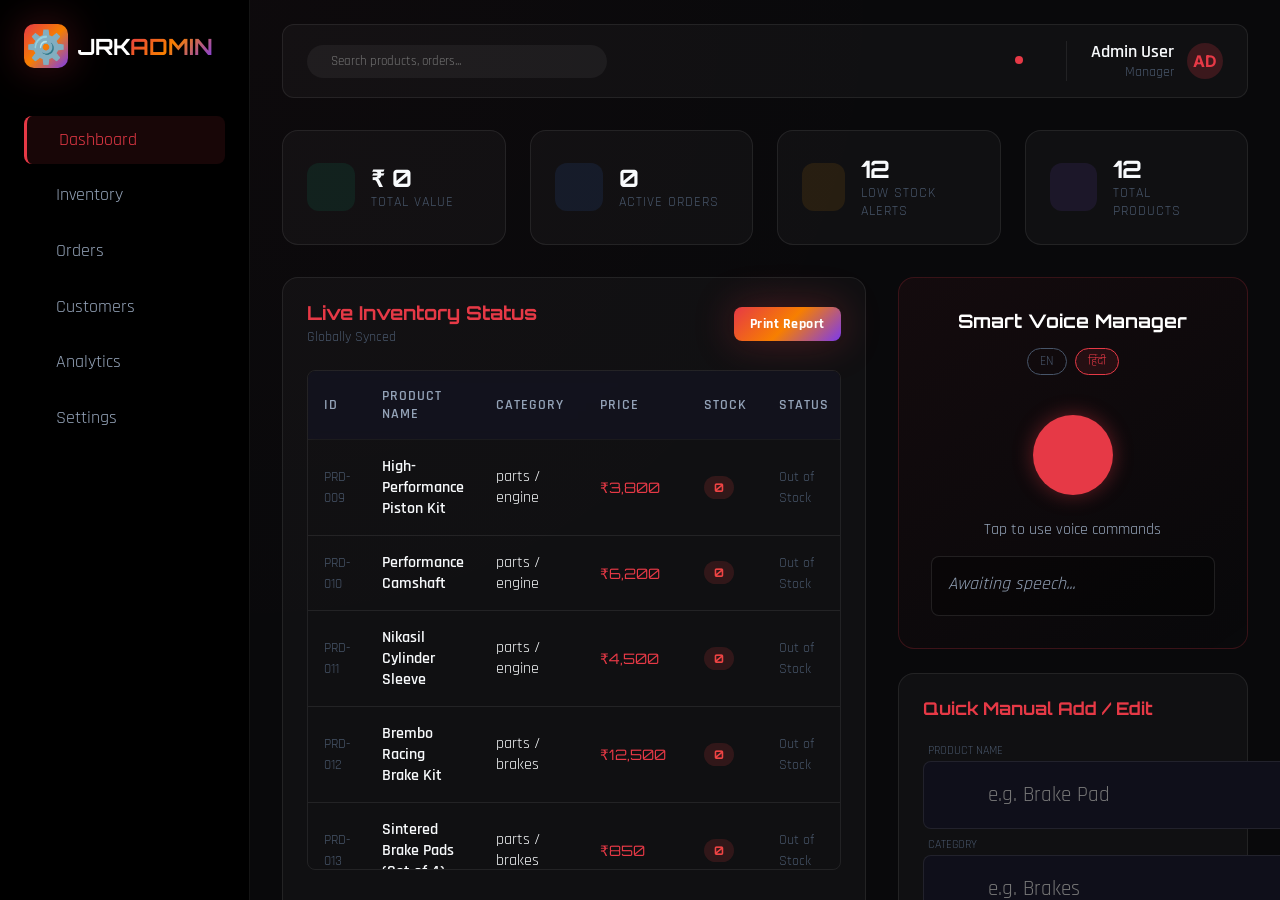
<file: admin.html>
<!DOCTYPE html>
<html lang="en">
<head>
  <meta charset="UTF-8" />
  <meta name="viewport" content="width=device-width, initial-scale=1.0" />
  <title>JRK Auto Parts | Professional Admin Dashboard</title>
  <link rel="stylesheet" href="styles/main.css" />
  <style>
    * { box-sizing: border-box; }
    :root {
      --sidebar-width: 250px;
      --dashboard-bg: #09090b;
      --card-bg: rgba(255, 255, 255, 0.03);
      --card-border: rgba(255, 255, 255, 0.08);
    }
    body { background: var(--dashboard-bg); color: var(--text-primary); margin: 0; display: flex; height: 100vh; overflow: hidden; }
    
    /* ── Sidebar ── */
    .sidebar { width: var(--sidebar-width); background: #000; border-right: 1px solid var(--card-border); display: flex; flex-direction: column; padding: 1.5rem; }
    .sidebar-logo { display:flex; align-items:center; gap:10px; margin-bottom: 3rem; text-decoration: none; color: white; }
    .sidebar-logo .logo-icon { font-size: 2rem; }
    .sidebar-logo .logo-text { font-family: 'Orbitron', monospace; font-size: 1.4rem; font-weight: 700; }
    .sidebar-menu { list-style: none; padding: 0; margin: 0; display: flex; flex-direction: column; gap: 0.5rem; }
    .sidebar-menu li a { display: flex; align-items: center; gap: 1rem; color: var(--text-secondary); text-decoration: none; padding: 0.8rem 1rem; border-radius: 8px; font-family: 'Rajdhani', sans-serif; font-size: 1.1rem; transition: background 0.3s, color 0.3s; }
    .sidebar-menu li a:hover, .sidebar-menu li a.active { background: rgba(230,57,70,0.1); color: var(--accent-red); border-left: 3px solid var(--accent-red); }
    
    /* ── Main Canvas ── */
    .main-canvas { flex: 1; display: flex; flex-direction: column; overflow-y: auto; overflow-x: hidden; background: radial-gradient(circle at top left, rgba(230,57,70,0.02), transparent 50%); padding: 1.5rem 2rem; width: calc(100% - var(--sidebar-width)); }
    
    /* ── Top Nav ── */
    .top-nav { display: flex; justify-content: space-between; align-items: center; margin-bottom: 2rem; background: var(--card-bg); padding: 1rem 1.5rem; border-radius: 12px; border: 1px solid var(--card-border); }
    .search-box { display: flex; align-items: center; background: rgba(255,255,255,0.05); padding: 0.5rem 1rem; border-radius: 100px; width: 300px; }
    .search-box input { background: transparent; border: none; color: white; margin-left: 0.5rem; width: 100%; outline: none; font-family: 'Rajdhani', sans-serif; }
    .top-nav-actions { display: flex; align-items: center; gap: 1.5rem; }
    .nav-icon { color: var(--text-secondary); font-size: 1.2rem; cursor: pointer; transition: color 0.3s; position: relative; }
    .nav-icon:hover { color: var(--accent-red); }
    .badge-dot { position: absolute; top: -5px; right: -5px; width: 8px; height: 8px; background: var(--accent-red); border-radius: 50%; }
    .admin-profile { display: flex; align-items: center; gap: 0.8rem; border-left: 1px solid var(--card-border); padding-left: 1.5rem; cursor: pointer; }
    .avatar { width: 36px; height: 36px; background: rgba(230,57,70,0.2); border-radius: 50%; display: flex; align-items: center; justify-content: center; color: var(--accent-red); font-weight: bold; }
    
    /* ── KPI Grid ── */
    .kpi-grid { display: grid; grid-template-columns: repeat(auto-fit, minmax(220px, 1fr)); gap: 1.5rem; margin-bottom: 2rem; }
    .kpi-card { background: var(--card-bg); border: 1px solid var(--card-border); border-radius: 16px; padding: 1.5rem; display: flex; align-items: center; gap: 1rem; transition: transform 0.3s; }
    .kpi-card:hover { transform: translateY(-5px); border-color: rgba(230,57,70,0.3); }
    .kpi-icon { width: 48px; height: 48px; border-radius: 12px; display: flex; align-items: center; justify-content: center; font-size: 1.5rem; }
    .kpi-info h3 { margin: 0; font-family: 'Orbitron', monospace; font-size: 1.5rem; color: var(--text-primary); }
    .kpi-info p { margin: 0; font-family: 'Rajdhani', sans-serif; color: var(--text-muted); font-size: 0.9rem; text-transform: uppercase; letter-spacing: 1px; }
    
    /* ── Main Grid ── */
    .main-grid { display: grid; grid-template-columns: minmax(0, 2fr) minmax(0, 1.2fr); gap: 2rem; }
    @media (max-width: 1200px) { .main-grid { grid-template-columns: minmax(0, 1fr) minmax(0, 1fr); gap: 1rem; } }
    @media (max-width: 900px)  { .main-grid { grid-template-columns: 1fr; } }
    
    /* ── Inventory Section ── */
    .panel-card { background: var(--card-bg); border: 1px solid var(--card-border); border-radius: 16px; padding: 1.5rem; display: flex; flex-direction: column; }
    .panel-header { display: flex; justify-content: space-between; align-items: center; margin-bottom: 1.5rem; }
    .panel-title { font-family: 'Orbitron', monospace; font-size: 1.2rem; color: var(--accent-red); margin: 0; }
    
    .table-container { flex: 1; overflow-y: auto; border-radius: 8px; border: 1px solid var(--card-border); max-height: 500px; }
    .table-container::-webkit-scrollbar { width: 6px; }
    .table-container::-webkit-scrollbar-track { background: transparent; }
    .table-container::-webkit-scrollbar-thumb { background: rgba(255,255,255,0.1); border-radius: 10px; }
    
    .inventory-table { width: 100%; border-collapse: collapse; }
    .inventory-table thead { position: sticky; top: 0; background: rgba(20,20,30,0.95); backdrop-filter: blur(5px); z-index: 10; }
    .inventory-table th, .inventory-table td { padding: 1rem; text-align: left; border-bottom: 1px solid var(--card-border); font-family: 'Rajdhani', sans-serif; }
    .inventory-table th { color: var(--text-secondary); font-weight: 600; text-transform: uppercase; font-size: 0.85rem; letter-spacing: 1px; }
    .inventory-table td { color: var(--text-primary); }
    .inventory-table tr:hover { background: rgba(255,255,255,0.02); }
    
    .stock-badge { background: rgba(16,185,129,0.15); color: #10b981; padding: 4px 10px; border-radius: 100px; font-weight: bold; font-family: 'Orbitron', monospace; font-size: 0.75rem; white-space: nowrap; }
    .stock-badge.low { background: rgba(245,158,11,0.15); color: #f59e0b; }
    .stock-badge.empty { background: rgba(239,68,68,0.15); color: #ef4444; }
    
    /* ── Side Panel (Voice & Add) ── */
    .voice-widget { background: linear-gradient(145deg, rgba(230,57,70,0.05), transparent); border: 1px solid rgba(230,57,70,0.2); border-radius: 16px; padding: 2rem; text-align: center; margin-bottom: 1.5rem; position: relative; overflow: hidden; }
    .mic-button { background: var(--accent-red); color: white; border: none; width: 80px; height: 80px; border-radius: 50%; font-size: 2rem; cursor: pointer; box-shadow: 0 0 20px rgba(230,57,70,0.4); transition: all 0.3s; margin: 1.5rem 0; }
    .mic-button.listening { background: #10b981; animation: pulse 1.5s infinite; box-shadow: 0 0 30px rgba(16,185,129,0.5); }
    @keyframes pulse {
      0% { transform: scale(1); box-shadow: 0 0 0 0 rgba(16,185,129,0.7); }
      70% { transform: scale(1.1); box-shadow: 0 0 0 20px rgba(16,185,129,0); }
      100% { transform: scale(1); box-shadow: 0 0 0 0 rgba(16,185,129,0); }
    }
    .transcript-box { margin-top: 1rem; min-height: 60px; background: rgba(0,0,0,0.3); border: 1px solid rgba(255,255,255,0.1); border-radius: 8px; padding: 1rem; font-family: 'Rajdhani', sans-serif; font-size: 1.1rem; color: var(--text-secondary); text-align: left; }
    .interim-text { color: var(--text-muted); font-style: italic; }
    
    .manual-add-grid { display: grid; gap: 1rem; margin-top: 1rem; text-align: left; }
    .manual-add-grid .search-input-wrap { position: relative; margin-top: 10px; }
    .manual-add-grid .search-input-wrap span { position: absolute; top: -18px; left: 5px; font-size: 0.75rem; color: var(--text-muted); font-family: 'Rajdhani'; text-transform: uppercase; }
    .manual-add-grid input { width: 100%; border-radius: 8px; }

    /* ── Print Styles ── */
    @media print {
      body { background: white; color: black; display: block; overflow: visible; height: auto; }
      .sidebar, .top-nav, .kpi-grid, .voice-widget, .panel-card:nth-child(2) { display: none !important; }
      .main-canvas { padding: 0; background: none; flex: unset; width: 100%; display: block; overflow: visible; }
      .panel-card { border: none; box-shadow: none; background: transparent; padding: 0; }
      .table-container { border: none; max-height: none; overflow: visible; }
      .inventory-table th { background: #eee; color: black; border-bottom: 2px solid #ccc; position: static; }
      .inventory-table td { border-bottom: 1px solid #ddd; color: black; }
      .stock-badge { background: transparent !important; color: black !important; border: 1px solid black; }
      .main-grid { display: block; }
    }
  </style>
</head>
<body>

<!-- ── Sidebar ── -->
<div class="sidebar">
  <a href="index.html" class="sidebar-logo">
    <div class="logo-icon">⚙️</div>
    <div class="logo-text">JRK<span class="text-gradient">ADMIN</span></div>
  </a>
  <ul class="sidebar-menu">
    <li><a href="#" class="active" onclick="switchTab(this, 'Dashboard')"><i class="fas fa-chart-line"></i> Dashboard</a></li>
    <li><a href="#" onclick="switchTab(this, 'Inventory')"><i class="fas fa-boxes"></i> Inventory</a></li>
    <li><a href="#" onclick="switchTab(this, 'Orders')"><i class="fas fa-shopping-cart"></i> Orders</a></li>
    <li><a href="#" onclick="switchTab(this, 'Customers')"><i class="fas fa-users"></i> Customers</a></li>
    <li><a href="#" onclick="switchTab(this, 'Analytics')"><i class="fas fa-chart-pie"></i> Analytics</a></li>
    <li style="margin-top:auto;"><a href="#" onclick="switchTab(this, 'Settings')"><i class="fas fa-cog"></i> Settings</a></li>
  </ul>
</div>

<!-- ── Main Canvas ── -->
<div class="main-canvas">
  <!-- Top Nav -->
  <div class="top-nav">
    <div class="search-box">
      <i class="fas fa-search" style="color:var(--text-muted);"></i>
      <input type="text" placeholder="Search products, orders...">
    </div>
    <div class="top-nav-actions">
      <div class="nav-icon"><i class="far fa-bell"></i><div class="badge-dot"></div></div>
      <div class="nav-icon"><i class="far fa-envelope"></i></div>
      <div class="admin-profile">
        <div style="text-align:right;">
          <div style="font-family:'Rajdhani';font-weight:600;font-size:1.1rem;">Admin User</div>
          <div style="font-family:'Rajdhani';font-size:0.85rem;color:var(--text-muted);">Manager</div>
        </div>
        <div class="avatar">AD</div>
      </div>
    </div>
  </div>

  <!-- KPI Grid -->
  <div class="kpi-grid">
    <div class="kpi-card">
      <div class="kpi-icon" style="background:rgba(16,185,129,0.1);color:#10b981;"><i class="fas fa-wallet"></i></div>
      <div class="kpi-info">
        <h3 id="kpi-revenue">₹ 0</h3>
        <p>Total Value</p>
      </div>
    </div>
    <div class="kpi-card">
      <div class="kpi-icon" style="background:rgba(59,130,246,0.1);color:#3b82f6;"><i class="fas fa-shopping-bag"></i></div>
      <div class="kpi-info">
        <h3 id="kpi-orders">0</h3>
        <p>Active Orders</p>
      </div>
    </div>
    <div class="kpi-card">
      <div class="kpi-icon" style="background:rgba(245,158,11,0.1);color:#f59e0b;"><i class="fas fa-exclamation-triangle"></i></div>
      <div class="kpi-info">
        <h3 id="low-stock-count">0</h3>
        <p>Low Stock Alerts</p>
      </div>
    </div>
    <div class="kpi-card">
      <div class="kpi-icon" style="background:rgba(139,92,246,0.1);color:#8b5cf6;"><i class="fas fa-box-open"></i></div>
      <div class="kpi-info">
        <h3 id="total-parts-count">0</h3>
        <p>Total Products</p>
      </div>
    </div>
  </div>

  <!-- Main Grid -->
  <div class="main-grid">
    <!-- Left Col: Inventory Table -->
    <div class="panel-card">
      <div class="panel-header" style="flex-wrap: wrap; gap: 1rem;">
        <div>
           <h2 class="panel-title">Live Inventory Status</h2>
           <span style="font-family:'Rajdhani';font-size:0.9rem;color:var(--text-muted);"><i class="fas fa-sync fa-spin"></i> Globally Synced</span>
        </div>
        <button onclick="window.print()" class="btn-primary" style="padding:0.5rem 1rem;font-size:0.9rem;"><i class="fas fa-print"></i> Print Report</button>
      </div>
      <div class="table-container">
        <table class="inventory-table" id="inventory-table">
          <thead>
            <tr>
              <th>ID</th>
              <th>Product Name</th>
              <th>Category</th>
              <th>Price</th>
              <th>Stock</th>
              <th>Status</th>
              <th>Actions</th>
            </tr>
          </thead>
          <tbody id="inventory-body">
            <!-- Populated by JS -->
          </tbody>
        </table>
      </div>
    </div>

    <!-- Right Col: Smart Tools -->
    <div>
      <div class="voice-widget">
        <h3 style="font-family:'Orbitron';color:white;margin:0 0 1rem 0;">Smart Voice Manager</h3>
        <div style="display:flex; gap:0.5rem; justify-content:center; margin-bottom:1rem;">
          <button style="border:1px solid var(--text-muted);background:transparent;color:var(--text-muted);padding:4px 12px;border-radius:100px;cursor:pointer;font-family:'Rajdhani';" id="lang-en" onclick="setLanguage('en-US')">EN</button>
          <button style="border:1px solid var(--accent-red);background:rgba(230,57,70,0.1);color:var(--accent-red);padding:4px 12px;border-radius:100px;cursor:pointer;font-family:'Rajdhani';" id="lang-hi" onclick="setLanguage('hi-IN')">हिंदी</button>
        </div>
        <button class="mic-button" id="mic-btn" onclick="toggleListening()">
          <i class="fas fa-microphone"></i>
        </button>
        <div style="font-family:'Rajdhani'; color:var(--text-secondary); font-size:1rem;" id="status-text">
          Tap to use voice commands
        </div>
        <div class="transcript-box" id="transcript-box">
          <em>Awaiting speech...</em>
        </div>
      </div>

      <div class="panel-card" style="padding:1.5rem;">
        <h3 style="font-family:'Orbitron';color:var(--accent-red);margin:0 0 1rem 0;font-size:1.1rem;">Quick Manual Add / Edit</h3>
        <div class="manual-add-grid">
          <div class="search-input-wrap">
            <span>Product Name</span>
            <input type="text" id="manual-prod-name" class="search-input" placeholder="e.g. Brake Pad" />
          </div>
          <div class="search-input-wrap">
            <span>Category</span>
            <input type="text" id="manual-prod-cat" class="search-input" placeholder="e.g. Brakes" />
          </div>
          <div style="display:grid;grid-template-columns:1fr 1fr;gap:1rem;">
            <div class="search-input-wrap">
              <span>Price (₹)</span>
              <input type="number" id="manual-prod-price" class="search-input" placeholder="450" />
            </div>
            <div class="search-input-wrap">
              <span>Stock</span>
              <input type="number" id="manual-prod-stock" class="search-input" placeholder="10" />
            </div>
          </div>
        </div>
        <button class="btn-primary" style="margin-top:1.5rem;width:100%;padding:0.8rem;" onclick="manualUpdate()">Update / Add Product</button>
      </div>
    </div>
  </div>
</div>

<script src="js/products-data.js"></script>
<script>
  // Global Store Sync Logic
  const adminDbKey = 'jrk_admin_inventory';
  const storeDbKey = 'jrk_storefront';

  let inventory = [];
  const savedAdminDb = localStorage.getItem(adminDbKey);
  
  if (savedAdminDb) {
      try {
        inventory = JSON.parse(savedAdminDb);
      } catch(e) { console.error(e); }
  } else {
      // First time admin loaded: initialize from PRODUCTS with ZERO stock
      inventory = PRODUCTS.map(p => ({
        id: 'PRD-' + String(p.id).padStart(3, '0'),
        name: p.name,
        cat: p.category + ' / ' + (p.subcategory || 'General'),
        price: p.price || 0,
        stock: 0 // Default to zero for unlaunched platform
      }));
      syncStorefront();
  }

  function syncStorefront() {
      // 1. Save local state
      localStorage.setItem(adminDbKey, JSON.stringify(inventory));
      
      // 2. Generate Storefront products map
      const newStoreProducts = inventory.map((item, i) => {
          const originalIdNum = parseInt(item.id.replace('PRD-', ''));
          const originalP = PRODUCTS.find(p => p.id === originalIdNum);
          
          return {
              id: originalP ? originalP.id : (1000 + i),
              name: item.name,
              category: "parts",
              subcategory: item.cat.split(' / ')[1] ? item.cat.split(' / ')[1].trim().toLowerCase() : "general",
              price: item.price,
              originalPrice: item.price * 1.2,
              rating: originalP ? originalP.rating : 4.5,
              reviews: originalP ? originalP.reviews : 0,
              badge: item.stock === 0 ? "Out of Stock" : (item.stock < 10 ? "Low Stock" : (originalP ? originalP.badge : "Available")),
              badgeColor: item.stock === 0 ? "#ef4444" : (item.stock < 10 ? "#f59e0b" : (originalP ? originalP.badgeColor : "#10b981")),
              compatibility: originalP ? originalP.compatibility : "Universal",
              material: originalP ? originalP.material : "Standard",
              warranty: originalP ? originalP.warranty : "N/A",
              description: originalP ? originalP.description : "High quality spare part directly integrated with main DB.",
              images: originalP ? originalP.images : ["part-engine.svg"],
              inStock: item.stock > 0,
              featured: originalP ? originalP.featured : false
          };
      });
      localStorage.setItem(storeDbKey, JSON.stringify(newStoreProducts));
  }

  function renderInventory() {
    const tbody = document.getElementById('inventory-body');
    let lowStockCount = 0;
    let totalRevenue = 0;
    
    tbody.innerHTML = inventory.map(item => {
      let badgeClass = 'stock-badge';
      let statusText = 'In Stock';
      if (item.stock === 0) { badgeClass += ' empty'; statusText = 'Out of Stock'; lowStockCount++; }
      else if (item.stock < 10) { badgeClass += ' low'; statusText = 'Low Stock'; lowStockCount++; }
      
      totalRevenue += (item.price * item.stock);
      
      return `
        <tr>
          <td><span style="color:var(--text-muted);font-size:0.85rem;">${item.id}</span></td>
          <td style="font-weight:600;">${item.name}</td>
          <td>${item.cat}</td>
          <td style="color:var(--accent-red);font-family:'Orbitron',monospace;font-size:0.9rem;">₹${(item.price || 0).toLocaleString()}</td>
          <td><span id="stock-${item.id}" class="${badgeClass}">${item.stock}</span></td>
          <td><span style="font-size:0.85rem;color:var(--text-muted);">${statusText}</span></td>
          <td>
            <button onclick="removeProduct('${item.id}')" style="background:transparent;border:none;color:var(--text-muted);cursor:pointer;padding:5px;" title="Remove Item"><i class="fas fa-trash-alt"></i></button>
          </td>
        </tr>
      `;
    }).join('');
    
    // Update KPI UI
    document.getElementById('kpi-revenue').innerText = '₹ ' + totalRevenue.toLocaleString('en-IN');
    document.getElementById('low-stock-count').innerText = lowStockCount;
    document.getElementById('total-parts-count').innerText = inventory.length;
    document.getElementById('kpi-orders').innerText = "0"; // Hardcoded pending user orders capability
    
    syncStorefront();
  }

  // --- Voice Assistant Implementation ---
  const micBtn = document.getElementById('mic-btn');
  const transcriptBox = document.getElementById('transcript-box');
  const statusText = document.getElementById('status-text');
  
  let currentLang = 'hi-IN';
  let recognition = null;
  let isListening = false;

  function setLanguage(lang) {
    currentLang = lang;
    document.getElementById('lang-en').style.borderColor = lang === 'en-US' ? 'var(--accent-red)' : 'var(--text-muted)';
    document.getElementById('lang-en').style.color = lang === 'en-US' ? 'var(--accent-red)' : 'var(--text-muted)';
    document.getElementById('lang-en').style.background = lang === 'en-US' ? 'rgba(230,57,70,0.1)' : 'transparent';
    
    document.getElementById('lang-hi').style.borderColor = lang === 'hi-IN' ? 'var(--accent-red)' : 'var(--text-muted)';
    document.getElementById('lang-hi').style.color = lang === 'hi-IN' ? 'var(--accent-red)' : 'var(--text-muted)';
    document.getElementById('lang-hi').style.background = lang === 'hi-IN' ? 'rgba(230,57,70,0.1)' : 'transparent';
    
    if (isListening) { recognition.stop(); startRecognition(); }
  }

  function initSpeechRecognition() {
    window.SpeechRecognition = window.SpeechRecognition || window.webkitSpeechRecognition;
    if (!window.SpeechRecognition) {
      transcriptBox.innerHTML = "<span style='color:#ef4444'>Speech Recognition API is not supported in this browser.</span>";
      micBtn.style.display = 'none';
      return;
    }
    recognition = new SpeechRecognition();
    recognition.continuous = false;
    recognition.interimResults = true;
    
    recognition.onstart = () => {
      isListening = true;
      micBtn.classList.add('listening');
      statusText.innerHTML = '<span style="color:#10b981">Listening... Speak now</span>';
      transcriptBox.innerHTML = '';
    };

    recognition.onresult = (event) => {
      let interimTranscript = '';
      let finalTranscript = '';
      for (let i = event.resultIndex; i < event.results.length; ++i) {
        if (event.results[i].isFinal) finalTranscript += event.results[i][0].transcript;
        else interimTranscript += event.results[i][0].transcript;
      }
      if (finalTranscript) {
        transcriptBox.innerHTML = `<strong>" ${finalTranscript} "</strong>`;
        processCommand(finalTranscript);
      } else if (interimTranscript) {
        transcriptBox.innerHTML = `<span class="interim-text">${interimTranscript}...</span>`;
      }
    };
    recognition.onerror = () => { isListening = false; micBtn.classList.remove('listening'); statusText.innerText = 'Error occurred.'; };
    recognition.onend = () => { isListening = false; micBtn.classList.remove('listening'); statusText.innerText = 'Tap to use voice commands'; };
  }

  function toggleListening() {
    if (!recognition) initSpeechRecognition();
    if (isListening) recognition.stop();
    else startRecognition();
  }

  function startRecognition() {
    recognition.lang = currentLang;
    recognition.start();
  }

  function speak(text) {
    if ('speechSynthesis' in window) {
      const msg = new SpeechSynthesisUtterance(text);
      msg.lang = currentLang === 'hi-IN' ? 'hi-IN' : 'en-US';
      window.speechSynthesis.speak(msg);
    }
  }

  function processCommand(text) {
    const t = text.toLowerCase();
    let action = 'add'; 
    let quantity = 1;
    let fallbackName = null;
    let matchedProduct = null;
    let isNewProduct = false;
    
    const addKeywords = ['add', 'add karo', 'daal do', 'badha do', 'plus', 'aur', 'bring', 'buy'];
    const removeKeywords = ['sold', 'remove', 'kam karo', 'nikaal do', 'hata do', 'minus', 'bik gaya', 'bech diya'];
    
    if (addKeywords.some(k => t.includes(k))) action = 'add';
    else if (removeKeywords.some(k => t.includes(k))) action = 'remove';
    
    const numMatch = t.match(/\d+/);
    if (numMatch) quantity = parseInt(numMatch[0]);
    else if (t.includes('five') || t.includes('panch') || t.includes('paanch') || t.includes('५')) quantity = 5;
    else if (t.includes('ten') || t.includes('das') || t.includes('दस') || t.includes('१०')) quantity = 10;
    else if (t.includes('fifty') || t.includes('pachas') || t.includes('pachchas') || t.includes('पचास')) quantity = 50;
    
    let maxScore = 0;
    let bestMatch = null;
    inventory.forEach(p => {
      const pNameLower = p.name.toLowerCase();
      if (t.includes(pNameLower)) { maxScore = 100; bestMatch = p.id; }
      else {
        const tWords = t.split(/\s+/).filter(w => w.length >= 3 && !['add','the','and','remove','item','from','inventory'].includes(w));
        let matches = 0;
        tWords.forEach(w => { if (pNameLower.includes(w)) matches++; });
        const numWordsInName = Math.max(1, pNameLower.split(/[\s-]+/).length);
        const score = matches / numWordsInName;
        if (score > maxScore && matches > 0) { maxScore = score; bestMatch = p.id; }
      }
    });
    if (bestMatch) matchedProduct = bestMatch;
    
    if (!matchedProduct && action === 'add') {
      isNewProduct = true;
      let cleanText = t.replace(/[0-9]+/g, '').replace(/['"]/g, '').trim();
      const stopWords = [...addKeywords, ...removeKeywords, 'five','panch','ten','das','fifty','pachas','one','ek','an','a','item','named','product','quantity','of','ki','ka','the','please','karo','to','in','inventory','my'];
      let words = cleanText.split(/\s+/).filter(w => !stopWords.includes(w));
      cleanText = words.join(' ').trim();
      fallbackName = cleanText.length > 2 ? cleanText.split(' ').map(w => w.charAt(0).toUpperCase() + w.slice(1)).join(' ') : "New Custom Part";
      matchedProduct = 'PRD-' + String(inventory.length + 1).padStart(3, '0');
      inventory.unshift({ id: matchedProduct, name: fallbackName, cat: 'Auto Added (Voice)', price: 0, stock: 0 });
    }

    if (matchedProduct) {
      const prodIndex = inventory.findIndex(p => p.id === matchedProduct);
      let prod = inventory[prodIndex];
      if (action === 'add') prod.stock += quantity;
      else if (action === 'remove') prod.stock = Math.max(0, prod.stock - quantity);
      
      renderInventory();
      
      const stockBadge = document.getElementById('stock-' + prod.id);
      if(stockBadge) {
          stockBadge.style.boxShadow = '0 0 20px #10b981';
          setTimeout(() => stockBadge.style.boxShadow = 'none', 2000);
      }
      
      let audioFeedback = "";
      let visualFeedback = "";
      if (isNewProduct) {
        audioFeedback = currentLang === 'hi-IN' ? `नया आइटम। ${quantity} ${prod.name} इन्वेंटरी में जोड़ दिया गया है।` : `New item detected. Added ${quantity} ${prod.name}.`;
        visualFeedback = `<br><span style="color:#10b981;font-size:0.9rem;display:block;margin-top:0.5rem;"><i class="fas fa-plus-circle"></i> Added New Product: ${prod.name} (${quantity})</span>`;
      } else {
        audioFeedback = currentLang === 'hi-IN' ? `ठीक है। ${quantity} ${prod.name} अपडेट कर दिया गया है। नया स्टॉक है ${prod.stock}।` : `Got it. Updated ${quantity} units of ${prod.name}. New stock is ${prod.stock}.`;
        visualFeedback = `<br><span style="color:#10b981;font-size:0.9rem;display:block;margin-top:0.5rem;"><i class="fas fa-check-circle"></i> Successfully Updated: ${prod.name} -> ${prod.stock}</span>`;
      }
      speak(audioFeedback);
      transcriptBox.innerHTML += visualFeedback;
    } else {
      let errorAudio = currentLang === 'hi-IN' ? 'मुझे प्रोडक्ट का नाम समझ नहीं आया।' : 'Sorry, I could not identify the product.';
      speak(errorAudio);
      transcriptBox.innerHTML += `<br><span style="color:#ef4444;font-size:0.9rem;display:block;margin-top:0.5rem;"><i class="fas fa-times-circle"></i> Unrecognized Product</span>`;
    }
  }

  // --- Manual Update & Delete ---
  function manualUpdate() {
    const name = document.getElementById('manual-prod-name').value;
    const cat = document.getElementById('manual-prod-cat').value || 'Uncategorized';
    const price = parseInt(document.getElementById('manual-prod-price').value) || 0;
    const stock = parseInt(document.getElementById('manual-prod-stock').value);
    
    if (!name || isNaN(stock)) { showToast('Please enter both name and quantity', 'error'); return; }
    
    const prod = inventory.find(p => p.name.toLowerCase().includes(name.toLowerCase()));
    if (prod) {
      prod.stock = stock;
      if (price > 0) prod.price = price;
      if (cat !== 'Uncategorized') prod.cat = cat;
      showToast(`Updated ${prod.name} successfully`, 'success');
    } else {
      const newId = 'PRD-' + String(inventory.length + 1).padStart(3, '0');
      inventory.unshift({ id: newId, name: name, cat: cat, price: price, stock: stock });
      showToast(`Added new product ${name} successfully`, 'success');
    }
    
    renderInventory();
    document.getElementById('manual-prod-name').value = '';
    document.getElementById('manual-prod-cat').value = '';
    document.getElementById('manual-prod-price').value = '';
    document.getElementById('manual-prod-stock').value = '';
  }

  function removeProduct(id) {
    const prodIndex = inventory.findIndex(p => p.id === id);
    if (prodIndex !== -1) {
      const prodName = inventory[prodIndex].name;
      inventory.splice(prodIndex, 1);
      renderInventory();
      showToast(`Removed product ${prodName}`, 'success');
    }
  }

  function showToast(msg, type) {
    const toast = document.createElement('div');
    toast.style.position = 'fixed';
    toast.style.bottom = '2rem';
    toast.style.right = '2rem';
    toast.style.padding = '1rem 2rem';
    toast.style.background = type === 'success' ? '#10b981' : '#ef4444';
    toast.style.color = 'white';
    toast.style.borderRadius = '12px';
    toast.style.zIndex = '10000';
    toast.style.fontFamily = 'Rajdhani';
    toast.innerText = msg;
    document.body.appendChild(toast);
    setTimeout(() => toast.remove(), 3000);
  }
  
  function switchTab(el, tabName) {
    document.querySelectorAll('.sidebar-menu a').forEach(a => a.classList.remove('active'));
    el.classList.add('active');
    if (tabName !== 'Dashboard') {
        showToast(tabName + ' module is coming soon!', 'error');
    } else {
        showToast('Viewing Dashboard', 'success');
    }
  }

  renderInventory();
  initSpeechRecognition();
</script>
</body>
</html>
</file>
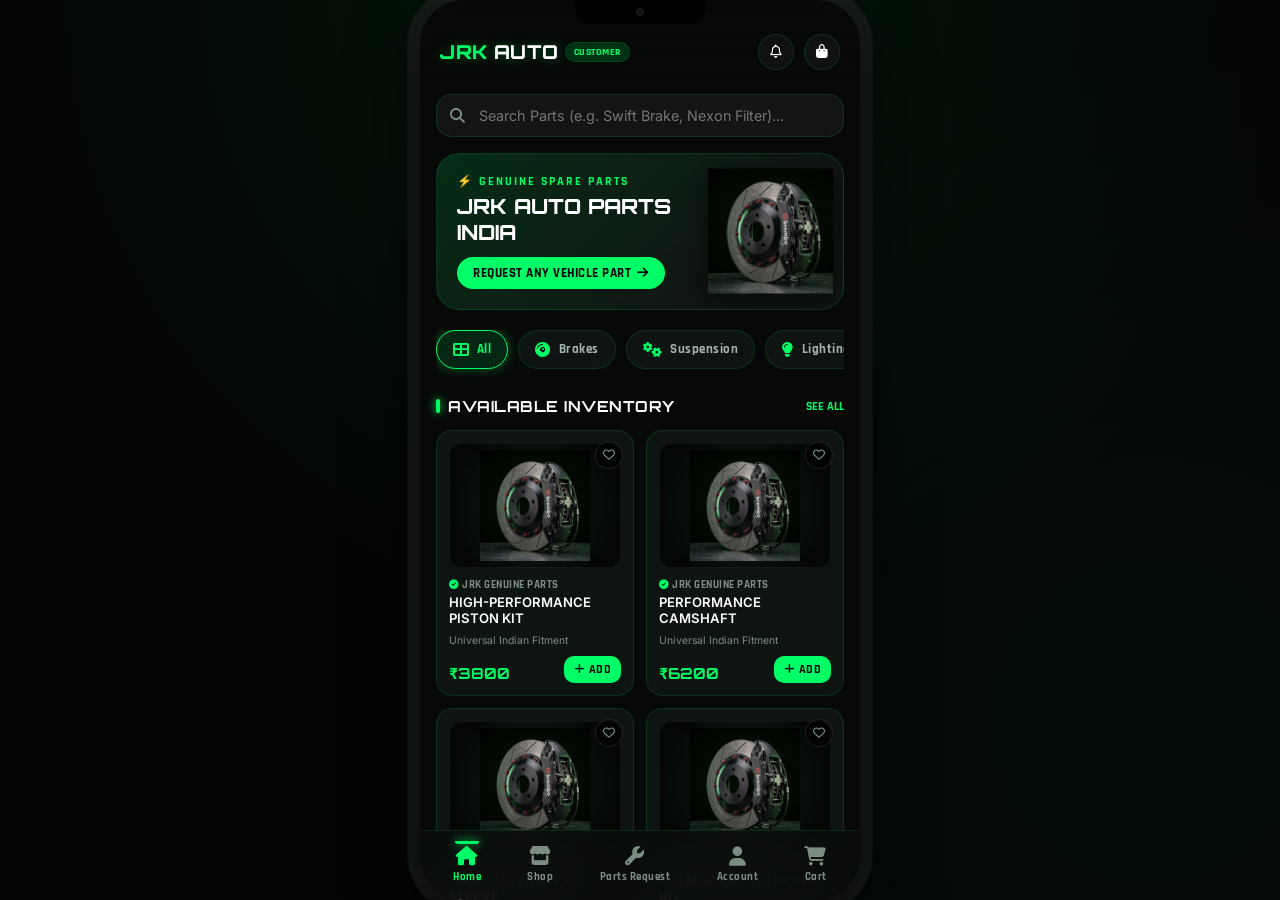
<file: app.html>
<!DOCTYPE html>
<html lang="en">
<head>
  <meta charset="UTF-8" />
  <meta name="viewport" content="width=device-width, initial-scale=1.0, maximum-scale=1.0, user-scalable=no" />
  <title>JRK Auto Parts | Mobile Application</title>
  <meta name="description" content="JRK Auto Parts Mobile Application - Genuine High Performance Car & Motorcycle Parts Marketplace." />
  <link rel="icon" href="data:image/svg+xml,<svg xmlns='http://www.w3.org/2000/svg' viewBox='0 0 100 100'><text y='.9em' font-size='90'>🏎️</text></svg>" />
  <!-- Stylesheets -->
  <link rel="stylesheet" href="styles/app.css" />
  <!-- Font Awesome 6 Icons -->
  <link rel="stylesheet" href="https://cdnjs.cloudflare.com/ajax/libs/font-awesome/6.5.0/css/all.min.css" crossorigin="anonymous" />
</head>
<body>

  <!-- Toast Notification -->
  <div class="app-toast" id="app-toast">Item Added to Cart</div>

  <!-- Owner Access PIN Modal -->
  <div class="modal-overlay" id="pin-modal" style="display:none;">
    <div class="modal-box">
      <div style="font-size:2rem;color:var(--neon-green);margin-bottom:8px;">
        <i class="fas fa-user-shield"></i>
      </div>
      <div style="font-family:'Orbitron';font-size:1rem;color:#fff;margin-bottom:4px;">OWNER ACCESS LOGIN</div>
      <p style="font-size:0.78rem;color:var(--text-sub);margin-bottom:16px;">Enter Owner PIN to unlock inventory management & customer inquiries.</p>
      
      <input type="password" id="pin-input" class="form-control" style="text-align:center;font-size:1.2rem;letter-spacing:6px;font-family:'Orbitron';" placeholder="••••" maxlength="4">
      <div style="font-size:0.7rem;color:var(--text-muted);margin:-6px 0 16px 0;">(Default Security PIN: <strong>1234</strong>)</div>

      <div style="display:grid;grid-template-columns:1fr 1fr;gap:10px;">
        <button class="btn-neon" style="background:rgba(255,255,255,0.1);color:#fff;" onclick="closeOwnerPinModal()">CANCEL</button>
        <button class="btn-neon" onclick="verifyOwnerPin()">UNLOCK</button>
      </div>
    </div>
  </div>

  <!-- Mobile Device Frame Container -->
  <div class="device-container">
    <!-- Dynamic Phone Island / Notch -->
    <div class="phone-notch">
      <div class="notch-camera"></div>
    </div>

    <!-- App Top Bar Header -->
    <header class="app-header">
      <div class="brand-title" onclick="openOwnerPinModal()">
        JRK<span>AUTO</span>
        <span class="mode-badge" id="app-mode-badge">CUSTOMER</span>
      </div>
      <div class="header-actions">
        <button class="icon-btn" title="Notifications" onclick="showToast('No new notifications')">
          <i class="far fa-bell"></i>
        </button>
        <button class="icon-btn" title="Cart" onclick="switchTab('cart')">
          <i class="fas fa-shopping-bag"></i>
          <div class="badge-count" id="cart-badge-count" style="display:none;">0</div>
        </button>
      </div>
    </header>

    <!-- Main Viewport Area -->
    <main class="app-content" id="app-content-area">
      <!-- Dynamic View Rendered via js/app.js -->
    </main>

    <!-- App Bottom Navigation Bar -->
    <nav class="app-nav">
      <!-- Dynamically updated by updateAppNavForRole() in js/app.js -->
    </nav>
  </div>

  <!-- Application Logic Scripts -->
  <script src="js/products-data.js"></script>
  <script src="js/app.js"></script>
</body>
</html>
</file>
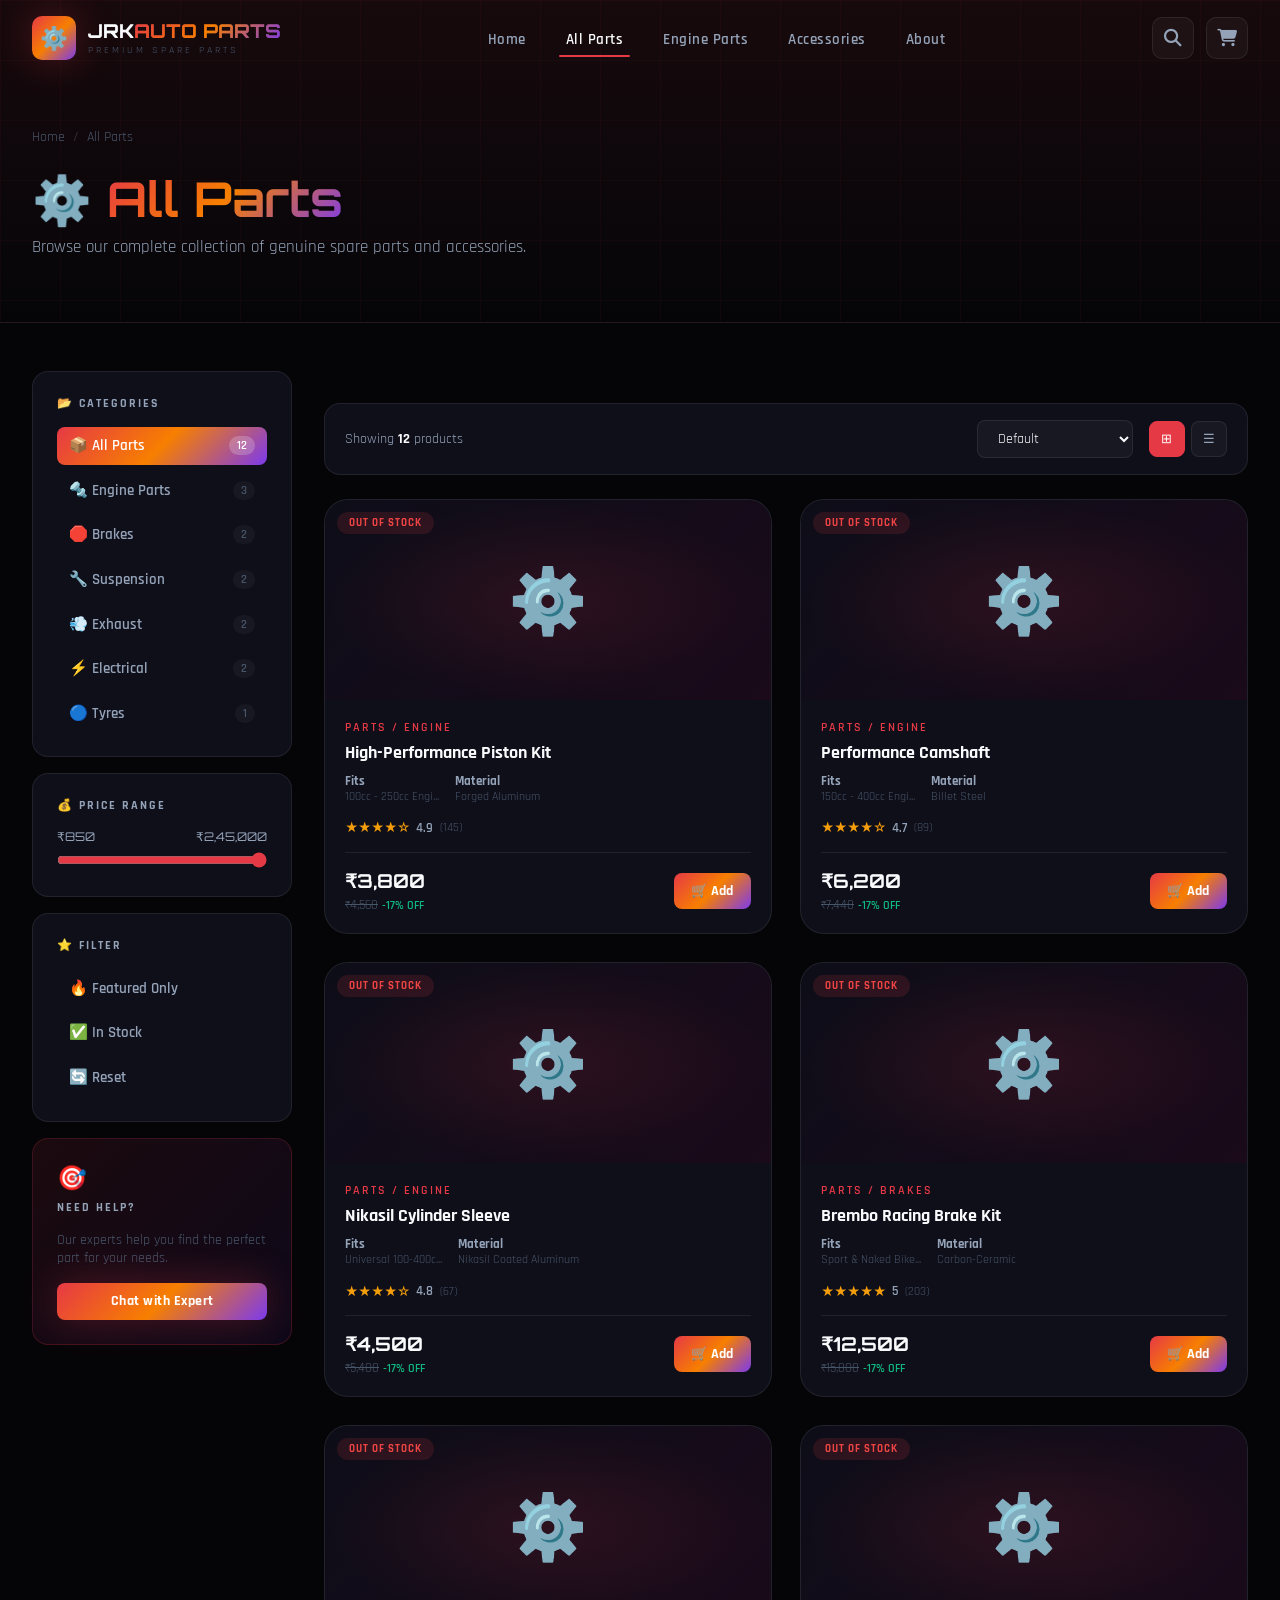
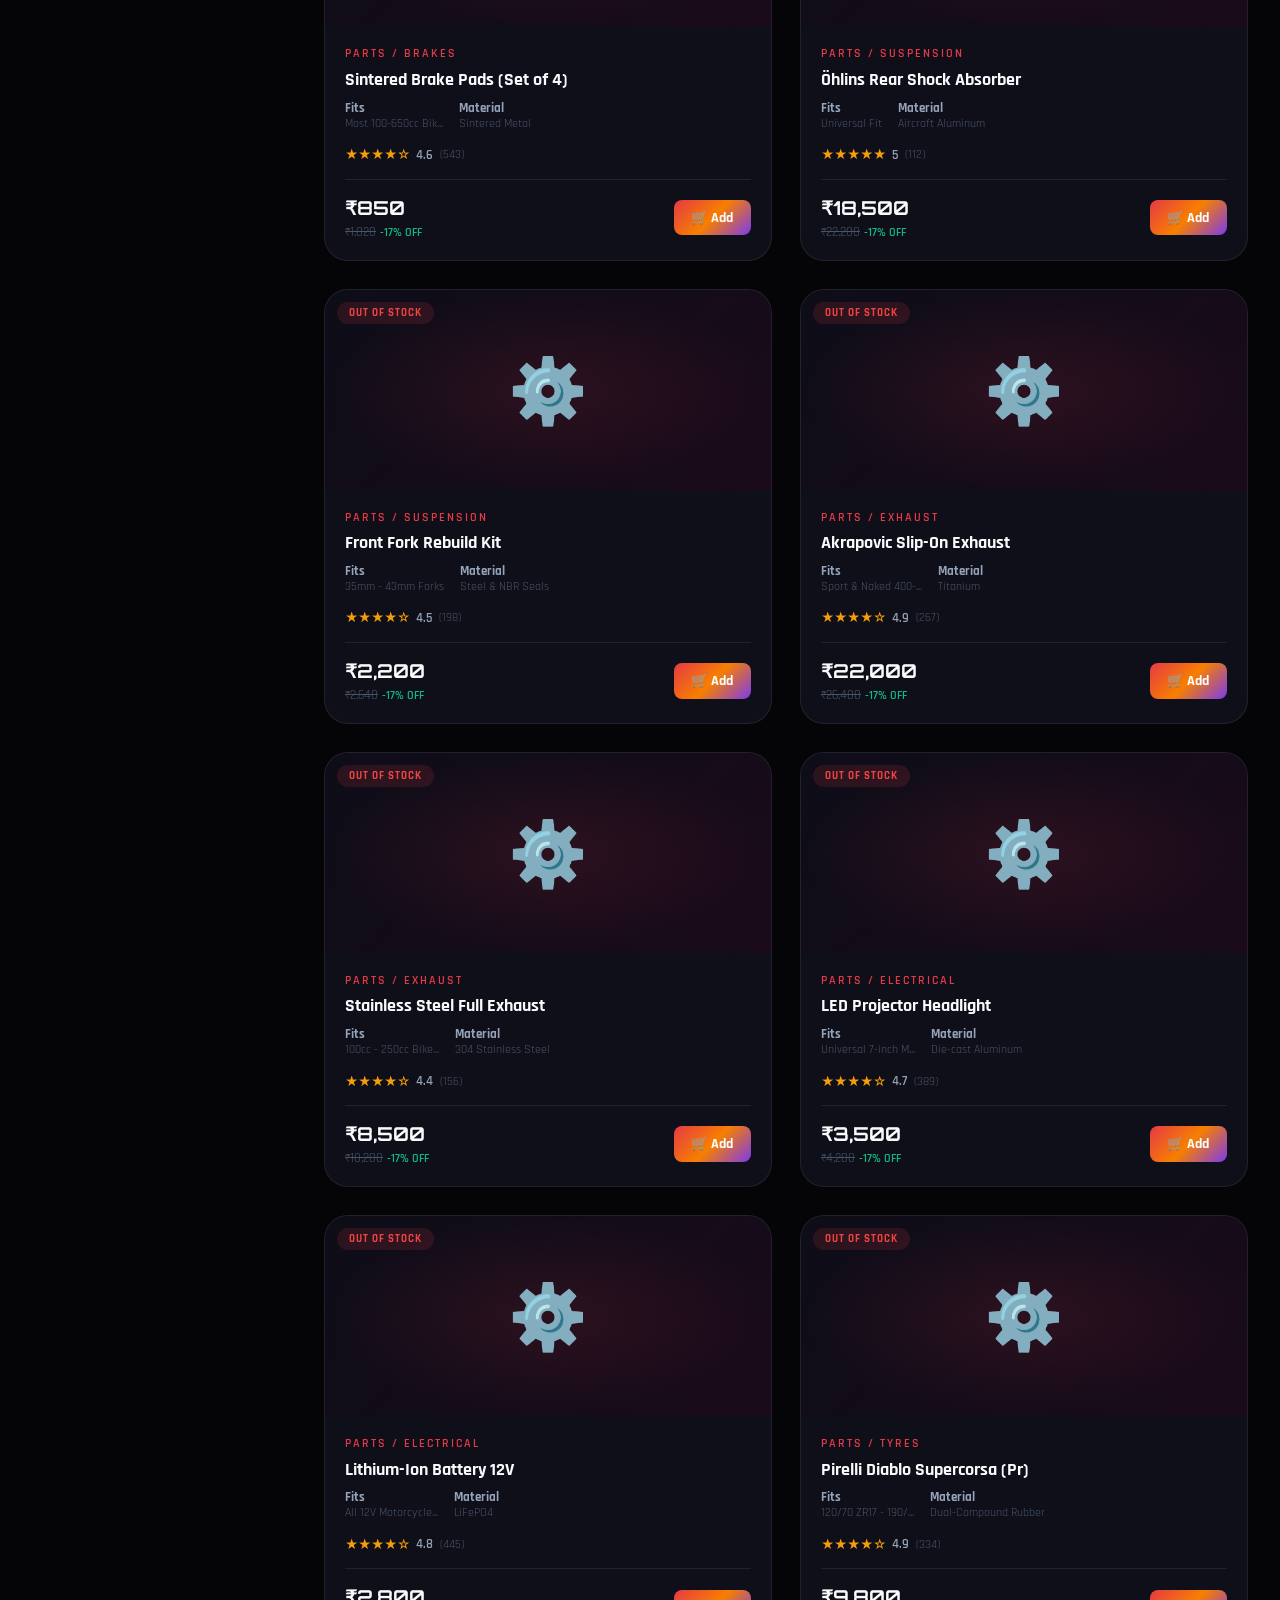
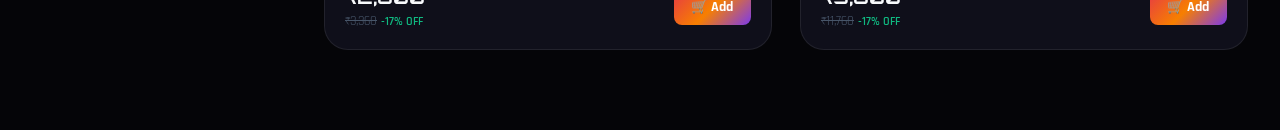
<file: products.html>
<!DOCTYPE html>
<html lang="en">
<head>
  <meta charset="UTF-8" />
  <meta name="viewport" content="width=device-width, initial-scale=1.0" />
  <title>All Parts — JRK Auto Parts | Genuine Spare Parts & Accessories</title>
  <meta name="description" content="Browse all spare parts and accessories. Filter by category, price, and rating. Free delivery across India." />
  <link rel="icon" href="data:image/svg+xml,<svg xmlns='http://www.w3.org/2000/svg' viewBox='0 0 100 100'><text y='.9em' font-size='90'>⚙️</text></svg>" />
  <link rel="stylesheet" href="styles/main.css" />
  <link rel="stylesheet" href="https://cdnjs.cloudflare.com/ajax/libs/font-awesome/6.5.0/css/all.min.css" crossorigin="anonymous" />
  <style>
    /* ── Page Header ── */
    .page-hero {
      padding: 8rem 0 4rem;
      background: linear-gradient(180deg, rgba(230,57,70,0.08) 0%, transparent 100%);
      border-bottom: 1px solid rgba(255,255,255,0.06);
      position: relative;
      overflow: hidden;
    }
    .page-hero::before {
      content:'';
      position:absolute;inset:0;
      background-image:
        linear-gradient(rgba(230,57,70,0.04) 1px, transparent 1px),
        linear-gradient(90deg, rgba(230,57,70,0.04) 1px, transparent 1px);
      background-size: 60px 60px;
    }
    .page-hero-inner { position:relative;z-index:1; }
    .breadcrumb {
      display:flex;align-items:center;gap:0.5rem;
      font-family:'Rajdhani',sans-serif;font-size:0.85rem;
      color:var(--text-muted);margin-bottom:1.5rem;
    }
    .breadcrumb a { color:var(--text-muted);transition:var(--transition); }
    .breadcrumb a:hover { color:var(--accent-red); }
    .breadcrumb-sep { color:rgba(255,255,255,0.2); }

    /* ── Sidebar + Grid Layout ── */
    .shop-layout {
      display: grid;
      grid-template-columns: 260px 1fr;
      gap: 2rem;
      align-items: start;
      padding: 3rem 0 5rem;
    }
    .shop-sidebar {
      position: sticky;
      top: 90px;
    }
    .sidebar-card {
      background: var(--bg-card);
      border: var(--border-glass);
      border-radius: var(--radius-md);
      padding: 1.5rem;
      margin-bottom: 1rem;
    }
    .sidebar-title {
      font-family:'Rajdhani',sans-serif;
      font-size:0.75rem;
      font-weight:700;
      letter-spacing:2px;
      text-transform:uppercase;
      color:var(--text-secondary);
      margin-bottom:1rem;
    }
    .sidebar-cats { display:flex;flex-direction:column;gap:0.4rem; }
    .sidebar-cat-btn {
      display:flex;align-items:center;gap:0.75rem;
      padding:0.6rem 0.75rem;
      border-radius:var(--radius-sm);
      font-family:'Rajdhani',sans-serif;font-size:0.95rem;font-weight:600;
      color:var(--text-secondary);
      cursor:pointer;
      transition:var(--transition);
      border:none;background:transparent;width:100%;text-align:left;
    }
    .sidebar-cat-btn:hover { color:var(--text-primary);background:var(--bg-glass); }
    .sidebar-cat-btn.active { color:white;background:var(--gradient-hero);border-radius:var(--radius-sm); }
    .sidebar-cat-count {
      margin-left:auto;
      font-size:0.75rem;color:var(--text-muted);
      background:var(--bg-glass);
      border-radius:100px;
      padding:2px 8px;
    }
    .sidebar-cat-btn.active .sidebar-cat-count { background:rgba(255,255,255,0.2);color:white; }

    /* Price Range */
    .price-range-labels { display:flex;justify-content:space-between;font-family:'Orbitron',monospace;font-size:0.75rem;color:var(--text-secondary);margin-bottom:0.5rem; }
    .price-slider { width:100%;accent-color:var(--accent-red);cursor:pointer; }

    /* Sort Bar */
    .sort-bar {
      display:flex;align-items:center;gap:1rem;flex-wrap:wrap;
      margin-bottom:1.5rem;
      padding:1rem 1.25rem;
      background:var(--bg-card);
      border:var(--border-glass);
      border-radius:var(--radius-md);
    }
    .sort-count { font-family:'Rajdhani',sans-serif;font-size:0.9rem;color:var(--text-secondary);flex:1; }
    .sort-count strong { color:var(--text-primary); }
    .sort-select {
      background:var(--bg-glass);
      border:var(--border-glass);
      border-radius:var(--radius-sm);
      padding:0.5rem 1rem;
      color:var(--text-primary);
      font-family:'Rajdhani',sans-serif;font-size:0.9rem;
      cursor:pointer;outline:none;
    }
    .sort-select option { background:var(--bg-secondary); }
    .view-toggle { display:flex;gap:0.4rem; }
    .view-btn {
      width:36px;height:36px;
      background:var(--bg-glass);border:var(--border-glass);border-radius:var(--radius-sm);
      display:flex;align-items:center;justify-content:center;
      cursor:pointer;color:var(--text-secondary);font-size:0.8rem;
      transition:var(--transition);
    }
    .view-btn.active { background:var(--accent-red);color:white;border-color:var(--accent-red); }

    /* Sub-category pills */
    .subcat-pills { display:flex;flex-wrap:wrap;gap:0.5rem;margin-bottom:2rem; }
    .subcat-pill {
      background:var(--bg-glass);border:var(--border-glass);border-radius:100px;
      padding:0.35rem 1rem;font-family:'Rajdhani',sans-serif;font-size:0.8rem;font-weight:600;
      color:var(--text-muted);cursor:pointer;transition:var(--transition);
    }
    .subcat-pill:hover { color:var(--text-primary); }
    .subcat-pill.active { background:rgba(230,57,70,0.15);border-color:rgba(230,57,70,0.4);color:var(--accent-red); }

    /* Empty state */
    .empty-state {
      text-align:center;padding:5rem 2rem;
      color:var(--text-muted);
      font-family:'Rajdhani',sans-serif;
    }
    .empty-icon { font-size:3rem;margin-bottom:1rem; }

    /* List view */
    .products-grid.list-view { grid-template-columns:1fr; }
    .products-grid.list-view .product-card { display:flex;align-items:center; }
    .products-grid.list-view .card-image { width:180px;flex-shrink:0; }
    .products-grid.list-view .card-body { flex:1; }

    @media(max-width:900px){
      .shop-layout { grid-template-columns:1fr; }
      .shop-sidebar { display:none; }
    }
  </style>
</head>
<body>

<!-- ── Loader ── -->
<div class="loader" id="loader">
  <div class="loader-logo">JRK<span style="color:var(--accent-orange)">AUTO PARTS</span></div>
  <div class="loader-bar"><div class="loader-progress"></div></div>
</div>

<!-- ── Navbar ── -->
<nav class="navbar" id="navbar">
  <div class="container">
    <div class="navbar-inner">
      <a href="index.html" class="logo">
        <div class="logo-icon">⚙️</div>
        <div>
          <div class="logo-text">JRK<span class="text-gradient">AUTO PARTS</span></div>
          <div class="logo-sub">Premium Spare Parts</div>
        </div>
      </a>
      <ul class="nav-links">
        <li><a href="index.html">Home</a></li>
        <li><a href="products.html" class="active">All Parts</a></li>
        <li><a href="products.html?cat=parts&sub=engine">Engine Parts</a></li>
        <li><a href="products.html?cat=parts&sub=accessories">Accessories</a></li>
        <li><a href="index.html#about">About</a></li>
      </ul>
      <div class="nav-actions">
        <button class="nav-btn" onclick="openSearch()"><i class="fas fa-search"></i></button>
        <button class="nav-btn" onclick="openCart()" id="cart-btn">
          <i class="fas fa-shopping-cart"></i>
          <span class="cart-count" style="display:none;">0</span>
        </button>
        <div class="hamburger" id="hamburger"><span></span><span></span><span></span></div>
      </div>
    </div>
  </div>
</nav>

<div class="mobile-overlay" id="mobile-overlay"></div>
<nav class="mobile-nav" id="mobile-nav">
  <a href="index.html">🏠 Home</a>
  <a href="products.html">🛒 All Parts</a>
  <a href="products.html?cat=parts&sub=engine">⚙️ Engine Parts</a>
  <a href="products.html?cat=parts&sub=accessories">🎽 Accessories</a>
</nav>

<!-- ── Page Hero ── -->
<div class="page-hero">
  <div class="container page-hero-inner">
    <div class="breadcrumb">
      <a href="index.html">Home</a>
      <span class="breadcrumb-sep">/</span>
      <span id="breadcrumb-current">All Parts</span>
    </div>
    <h1 id="page-title" style="font-size:clamp(1.8rem,4vw,3rem);margin-bottom:0.5rem;">
      All <span class="text-gradient">Parts</span>
    </h1>
    <p id="page-subtitle" style="font-family:'Rajdhani',sans-serif;color:var(--text-secondary);font-size:1.05rem;">
      Browse our complete collection of genuine spare parts and accessories.
    </p>
  </div>
</div>

<!-- ── Shop Layout ── -->
<div class="container">
  <div class="shop-layout">
    <!-- Sidebar -->
    <aside class="shop-sidebar">
      <!-- Categories -->
      <div class="sidebar-card">
        <div class="sidebar-title">📂 Categories</div>
        <div class="sidebar-cats">
          <button class="sidebar-cat-btn active" data-filter="all" onclick="applySidebarFilter('all')">
            📦 All Parts <span class="sidebar-cat-count" id="cnt-all">20</span>
          </button>
          <button class="sidebar-cat-btn" data-filter="engine" onclick="applySidebarFilter('engine')">
            🔩 Engine Parts <span class="sidebar-cat-count" id="cnt-engine">0</span>
          </button>
          <button class="sidebar-cat-btn" data-filter="brakes" onclick="applySidebarFilter('brakes')">
            🛑 Brakes <span class="sidebar-cat-count" id="cnt-brakes">0</span>
          </button>
          <button class="sidebar-cat-btn" data-filter="suspension" onclick="applySidebarFilter('suspension')">
            🔧 Suspension <span class="sidebar-cat-count" id="cnt-suspension">0</span>
          </button>
          <button class="sidebar-cat-btn" data-filter="exhaust" onclick="applySidebarFilter('exhaust')">
            💨 Exhaust <span class="sidebar-cat-count" id="cnt-exhaust">0</span>
          </button>
          <button class="sidebar-cat-btn" data-filter="electrical" onclick="applySidebarFilter('electrical')">
            ⚡ Electrical <span class="sidebar-cat-count" id="cnt-electrical">0</span>
          </button>
          <button class="sidebar-cat-btn" data-filter="tyres" onclick="applySidebarFilter('tyres')">
            🔵 Tyres <span class="sidebar-cat-count" id="cnt-tyres">0</span>
          </button>
        </div>
      </div>

      <!-- Price Filter -->
      <div class="sidebar-card">
        <div class="sidebar-title">💰 Price Range</div>
        <div class="price-range-labels">
          <span>₹850</span>
          <span id="price-label">₹2,45,000</span>
        </div>
        <input type="range" class="price-slider" id="price-slider" min="850" max="245000" value="245000" oninput="updatePriceFilter(this.value)" />
      </div>

      <!-- Featured -->
      <div class="sidebar-card">
        <div class="sidebar-title">⭐ Filter</div>
        <div class="sidebar-cats">
          <button class="sidebar-cat-btn" onclick="filterFeatured()">🔥 Featured Only</button>
          <button class="sidebar-cat-btn" onclick="filterInStock()">✅ In Stock</button>
          <button class="sidebar-cat-btn" onclick="applySidebarFilter('all')">🔄 Reset</button>
        </div>
      </div>

      <!-- CTA -->
      <div class="sidebar-card" style="background:linear-gradient(135deg,rgba(230,57,70,0.1),rgba(124,58,237,0.08));border-color:rgba(230,57,70,0.2);">
        <div style="font-size:1.5rem;margin-bottom:0.5rem;">🎯</div>
        <div class="sidebar-title">Need Help?</div>
        <p style="font-family:'Rajdhani',sans-serif;font-size:0.85rem;color:var(--text-muted);margin-bottom:1rem;">Our experts help you find the perfect part for your needs.</p>
        <button class="btn-primary" style="width:100%;padding:0.6rem;" onclick="showToast('Connecting you to our expert...','info')">Chat with Expert</button>
      </div>
    </aside>

    <!-- Main Products Area -->
    <main>
      <!-- Sub-cat pills -->
      <div class="subcat-pills" id="subcat-pills"></div>

      <!-- Sort Bar -->
      <div class="sort-bar">
        <div class="sort-count">Showing <strong id="product-count">20</strong> products</div>
        <select class="sort-select" id="sort-select" onchange="applySortAndRender()">
          <option value="default">Default</option>
          <option value="price-asc">Price: Low to High</option>
          <option value="price-desc">Price: High to Low</option>
          <option value="rating">Top Rated</option>
          <option value="discount">Biggest Discount</option>
        </select>
        <div class="view-toggle">
          <button class="view-btn active" id="grid-view-btn" onclick="setView('grid')" title="Grid view">⊞</button>
          <button class="view-btn" id="list-view-btn" onclick="setView('list')" title="List view">☰</button>
        </div>
      </div>

      <!-- Filter Pills (mobile) -->
      <div class="filter-bar" id="mobile-filter-bar" style="display:none;justify-content:flex-start;">
        <button class="filter-btn active" data-filter="all" onclick="applySidebarFilter('all')">All</button>
        <button class="filter-btn" data-filter="engine" onclick="applySidebarFilter('engine')">🔩 Engine</button>
        <button class="filter-btn" data-filter="brakes" onclick="applySidebarFilter('brakes')">🛑 Brakes</button>
        <button class="filter-btn" data-filter="suspension" onclick="applySidebarFilter('suspension')">🔧 Suspension</button>
      </div>

      <!-- Products Grid -->
      <div class="products-grid" id="products-grid"></div>
    </main>
  </div>
</div>

<!-- ── Cart Sidebar ── -->
<div class="cart-sidebar" id="cart-sidebar">
  <div class="cart-header">
    <div class="cart-title">🛒 Your Cart</div>
    <button class="close-btn" onclick="closeCart()">✕</button>
  </div>
  <div class="cart-items" id="cart-items"></div>
  <div class="cart-footer">
    <div class="cart-total">
      <span class="cart-total-label">Total</span>
      <span class="cart-total-amount" id="cart-total">₹0</span>
    </div>
    <button class="checkout-btn" onclick="handleCheckout()">⚡ Proceed to Checkout</button>
  </div>
</div>

<!-- ── Product Modal ── -->
<div class="modal-overlay" id="modal-overlay"></div>

<!-- ── Search Modal ── -->
<div class="search-modal" id="search-modal">
  <div style="text-align:center;margin-bottom:1.5rem;">
    <div style="font-family:'Orbitron',monospace;font-size:0.75rem;letter-spacing:3px;color:var(--text-muted);text-transform:uppercase;">Press ESC to close</div>
  </div>
  <div class="search-input-wrap">
    <span class="search-icon">🔍</span>
    <input type="text" class="search-input" id="main-search" placeholder="Search bikes, parts, models..." />
  </div>
  <div class="search-results" id="search-results"></div>
</div>

<!-- ── Toast ── -->
<div class="toast-container" id="toast-container"></div>

<!-- ── Scripts ── -->
<script src="js/products-data.js"></script>
<script src="js/main.js"></script>
<script>
  let currentCategory = 'all';
  let currentView = 'grid';
  let currentSubcat = 'all';
  let maxPrice = 245000;
  let filteredProducts = [...PRODUCTS];

  // ── Read URL params ──
  const urlParams = new URLSearchParams(window.location.search);
  const urlCat = urlParams.get('cat');
  const urlSub = urlParams.get('sub');

  // ── Apply filter from sidebar ──
  function applySidebarFilter(subCategory) {
    currentCategory = 'parts';
    currentSubcat = subCategory;
    updateSidebarActive(subCategory);
    updatePageHeader(subCategory);
    applyFiltersAndRender();
  }

  function updateSidebarActive(subCategory) {
    document.querySelectorAll('.sidebar-cat-btn[data-filter]').forEach(btn => {
      btn.classList.toggle('active', btn.dataset.filter === subCategory);
    });
    document.querySelectorAll('.filter-btn[data-filter]').forEach(btn => {
      btn.classList.toggle('active', btn.dataset.filter === subCategory);
    });
  }

  function updatePageHeader(subCategory) {
    const titles = {
      all: ['All Parts', 'Browse our complete collection of genuine spare parts and accessories.'],
      engine: ['Engine Parts', 'High-performance engine components and rebuild kits.'],
      brakes: ['Brakes', 'Racing-spec and standard brake kits and pads.'],
      suspension: ['Suspension', 'Premium shocks, forks, and rebuild kits.'],
      exhaust: ['Exhaust Systems', 'Slip-ons and full exhaust systems for better breathability.'],
      electrical: ['Electrical', 'Batteries, LEDs, and electrical components.'],
      tyres: ['Tyres & Wheels', 'Premium rubber for track and street.']
    };
    const [title, sub] = titles[subCategory] || titles.all;
    document.getElementById('page-title').innerHTML = `⚙️ <span class="text-gradient">${title}</span>`;
    document.getElementById('page-subtitle').textContent = sub;
    document.getElementById('breadcrumb-current').textContent = title;
  }

  // ── Sub-category pills ──
  function setSubcat(sub) {
    currentSubcat = sub;
    applyFiltersAndRender();
  }

  // ── Price filter ──
  function updatePriceFilter(val) {
    maxPrice = parseInt(val);
    document.getElementById('price-label').textContent = '₹' + parseInt(val).toLocaleString('en-IN');
    applyFiltersAndRender();
  }

  // ── Special filters ──
  function filterFeatured() {
    filteredProducts = PRODUCTS.filter(p => p.featured && p.price <= maxPrice);
    renderFilteredProducts();
  }
  function filterInStock() {
    filteredProducts = PRODUCTS.filter(p => p.inStock && p.price <= maxPrice);
    renderFilteredProducts();
  }
  function filterElectric() {
    filteredProducts = PRODUCTS.filter(p => false); // no electric vehicles
    renderFilteredProducts();
  }

  // ── Combined filter + sort ──
  function applyFiltersAndRender() {
    let base = [...PRODUCTS];
    if (currentSubcat !== 'all') {
      base = base.filter(p => p.subcategory === currentSubcat);
    }
    base = base.filter(p => p.price <= maxPrice);
    filteredProducts = base;
    applySortAndRender();
  }

  function applySortAndRender() {
    const sort = document.getElementById('sort-select')?.value || 'default';
    let sorted = [...filteredProducts];
    if (sort === 'price-asc') sorted.sort((a,b) => a.price - b.price);
    if (sort === 'price-desc') sorted.sort((a,b) => b.price - a.price);
    if (sort === 'rating') sorted.sort((a,b) => b.rating - a.rating);
    if (sort === 'discount') sorted.sort((a,b) => {
      const da = a.originalPrice ? (a.originalPrice - a.price) / a.originalPrice : 0;
      const db = b.originalPrice ? (b.originalPrice - b.price) / b.originalPrice : 0;
      return db - da;
    });
    renderCustomGrid(sorted);
  }

  // ── Render ──
  function renderCustomGrid(products) {
    const container = document.getElementById('products-grid');
    const countEl = document.getElementById('product-count');
    if (countEl) countEl.textContent = products.length;

    if (products.length === 0) {
      container.innerHTML = `<div class="empty-state" style="grid-column:1/-1;">
        <div class="empty-icon">🔍</div>
        <h3 style="font-family:'Rajdhani',sans-serif;margin-bottom:0.5rem;">No products found</h3>
        <p>Try adjusting your filters or price range.</p>
        <button class="btn-primary" style="margin-top:1rem;padding:0.6rem 1.5rem;" onclick="applySidebarFilter('all')">Clear Filters</button>
      </div>`;
      return;
    }

    const ICONS = { bikes:'🏍️', scooters:'🛵', parts:'⚙️' };
    container.innerHTML = products.map(p => {
      const discount = p.originalPrice ? Math.round(((p.originalPrice - p.price) / p.originalPrice) * 100) : 0;
      const stars = '★'.repeat(Math.floor(p.rating)) + '☆'.repeat(5 - Math.floor(p.rating));
      const icon = '⚙️';
      const specs = `<div class="card-spec"><strong>Fits</strong>${(p.compatibility||'Universal').length > 18 ? (p.compatibility||'Universal').slice(0,18)+'...' : p.compatibility||'Universal'}</div><div class="card-spec"><strong>Material</strong>${p.material||'—'}</div>`;
      return `
        <div class="product-card reveal" onclick="openProductModal(${p.id})">
          <div class="card-image">
            <span class="badge card-badge" style="background:${p.badgeColor}22;color:${p.badgeColor};">${p.badge}</span>
            <div class="card-actions" onclick="event.stopPropagation()">
              <button class="card-action-btn" title="Add to Cart" onclick="addToCart(${p.id})">🛒</button>
              <button class="card-action-btn" title="Quick View" onclick="openProductModal(${p.id})">👁️</button>
            </div>
            <div style="font-size:4rem;position:relative;z-index:1;">${icon}</div>
          </div>
          <div class="card-body">
            <div class="card-category">${p.category} / ${p.subcategory}</div>
            <div class="card-name">${p.name}</div>
            <div class="card-specs">${specs}</div>
            <div class="card-rating">
              <span class="stars">${stars}</span>
              <span class="rating-num">${p.rating}</span>
              <span class="rating-count">(${p.reviews})</span>
            </div>
            <div class="card-footer">
              <div class="card-price">
                <span class="price-current">${formatPrice(p.price)}</span>
                ${p.originalPrice ? `<span class="price-original">${formatPrice(p.originalPrice)}</span>` : ''}
                ${discount > 0 ? `<span class="price-discount">-${discount}% OFF</span>` : ''}
              </div>
              <button class="add-to-cart-btn" onclick="event.stopPropagation();addToCart(${p.id})">🛒 Add</button>
            </div>
          </div>
        </div>`;
    }).join('');
    observeRevealElements();
  }

  // ── View toggle ──
  function setView(view) {
    currentView = view;
    const grid = document.getElementById('products-grid');
    if (view === 'list') {
      grid.classList.add('list-view');
      document.getElementById('grid-view-btn').classList.remove('active');
      document.getElementById('list-view-btn').classList.add('active');
    } else {
      grid.classList.remove('list-view');
      document.getElementById('grid-view-btn').classList.add('active');
      document.getElementById('list-view-btn').classList.remove('active');
    }
  }

  // ── Update category counts ──
  function updateCounts() {
    document.getElementById('cnt-all').textContent = PRODUCTS.length;
    document.getElementById('cnt-engine').textContent = PRODUCTS.filter(p=>p.subcategory==='engine').length;
    document.getElementById('cnt-brakes').textContent = PRODUCTS.filter(p=>p.subcategory==='brakes').length;
    document.getElementById('cnt-suspension').textContent = PRODUCTS.filter(p=>p.subcategory==='suspension').length;
    document.getElementById('cnt-exhaust').textContent = PRODUCTS.filter(p=>p.subcategory==='exhaust').length;
    document.getElementById('cnt-electrical').textContent = PRODUCTS.filter(p=>p.subcategory==='electrical').length;
    document.getElementById('cnt-tyres').textContent = PRODUCTS.filter(p=>p.subcategory==='tyres').length;
  }

  // ── Search modal click outside ──
  document.getElementById('search-modal')?.addEventListener('click', function(e) {
    if (e.target === this) closeSearch();
  });

  // ── Init ──
  window.addEventListener('DOMContentLoaded', () => {
    updateCounts();

    // Handle URL params
    if (urlCat === 'parts' && urlSub) {
      currentCategory = 'parts';
      currentSubcat = urlSub;
      applySidebarFilter(urlSub);
    } else if (urlSub) {
      currentSubcat = urlSub;
      applySidebarFilter(urlSub);
    } else {
      applySidebarFilter('all');
    }

    applyFiltersAndRender();

    // Show mobile filters on small screens
    if (window.innerWidth < 900) {
      document.getElementById('mobile-filter-bar').style.display = 'flex';
    }
  });
</script>
</body>
</html>
</file>
<file: styles/main.css>
/* ============================================================
   MOTO STORE - Main Stylesheet
   Premium Dark 3D E-Commerce Theme
   ============================================================ */

@import url('https://fonts.googleapis.com/css2?family=Rajdhani:wght@300;400;500;600;700&family=Orbitron:wght@400;500;600;700;800;900&family=Inter:wght@300;400;500;600;700&display=swap');

/* ── CSS Variables ─────────────────────────────────────────── */
:root {
  --bg-primary: #050508;
  --bg-secondary: #0a0a14;
  --bg-card: #0f0f1a;
  --bg-glass: rgba(255,255,255,0.04);
  --bg-glass-hover: rgba(255,255,255,0.08);

  --accent-red: #e63946;
  --accent-orange: #f77f00;
  --accent-cyan: #06b6d4;
  --accent-purple: #7c3aed;
  --accent-gold: #f59e0b;

  --gradient-hero: linear-gradient(135deg, #e63946 0%, #f77f00 50%, #7c3aed 100%);
  --gradient-card: linear-gradient(145deg, rgba(230,57,70,0.1), rgba(124,58,237,0.05));
  --gradient-glow: radial-gradient(ellipse at center, rgba(230,57,70,0.15) 0%, transparent 70%);

  --text-primary: #f8fafc;
  --text-secondary: #94a3b8;
  --text-muted: #475569;

  --border-glass: 1px solid rgba(255,255,255,0.08);
  --border-accent: 1px solid rgba(230,57,70,0.3);

  --shadow-card: 0 8px 32px rgba(0,0,0,0.6);
  --shadow-glow-red: 0 0 40px rgba(230,57,70,0.3);
  --shadow-glow-cyan: 0 0 40px rgba(6,182,212,0.3);

  --radius-sm: 8px;
  --radius-md: 16px;
  --radius-lg: 24px;
  --radius-xl: 40px;

  --transition: all 0.3s cubic-bezier(0.4, 0, 0.2, 1);
  --transition-slow: all 0.6s cubic-bezier(0.4, 0, 0.2, 1);

  --z-navbar: 1000;
  --z-modal: 2000;
  --z-toast: 3000;
}

/* ── Reset & Base ──────────────────────────────────────────── */
*, *::before, *::after { box-sizing: border-box; margin: 0; padding: 0; }

html {
  scroll-behavior: smooth;
  overflow-x: hidden;
}

body {
  font-family: 'Inter', sans-serif;
  background: var(--bg-primary);
  color: var(--text-primary);
  overflow-x: hidden;
  cursor: default;
}

/* Custom scrollbar */
::-webkit-scrollbar { width: 6px; }
::-webkit-scrollbar-track { background: var(--bg-secondary); }
::-webkit-scrollbar-thumb { background: var(--accent-red); border-radius: 3px; }
::-webkit-scrollbar-thumb:hover { background: var(--accent-orange); }

/* ── Typography ────────────────────────────────────────────── */
.font-orbitron { font-family: 'Orbitron', monospace; }
.font-rajdhani { font-family: 'Rajdhani', sans-serif; }

h1, h2, h3 { font-family: 'Orbitron', monospace; line-height: 1.2; }
h4, h5, h6 { font-family: 'Rajdhani', sans-serif; font-weight: 600; line-height: 1.3; }

a { color: inherit; text-decoration: none; }

/* ── Utility Classes ───────────────────────────────────────── */
.container { max-width: 1400px; margin: 0 auto; padding: 0 2rem; }
.text-gradient {
  background: var(--gradient-hero);
  -webkit-background-clip: text;
  -webkit-text-fill-color: transparent;
  background-clip: text;
}
.badge {
  display: inline-block;
  padding: 4px 12px;
  border-radius: 100px;
  font-size: 0.7rem;
  font-weight: 700;
  text-transform: uppercase;
  letter-spacing: 1px;
  font-family: 'Rajdhani', sans-serif;
}
.glass {
  background: var(--bg-glass);
  border: var(--border-glass);
  backdrop-filter: blur(12px);
  -webkit-backdrop-filter: blur(12px);
}

/* ── Navigation ────────────────────────────────────────────── */
.navbar {
  position: fixed;
  top: 0; left: 0; right: 0;
  z-index: var(--z-navbar);
  padding: 1rem 0;
  transition: var(--transition-slow);
}
.navbar.scrolled {
  background: rgba(5,5,8,0.95);
  backdrop-filter: blur(20px);
  border-bottom: var(--border-glass);
  padding: 0.6rem 0;
}
.navbar-inner {
  display: flex;
  align-items: center;
  justify-content: space-between;
  gap: 2rem;
}
.logo {
  display: flex;
  align-items: center;
  gap: 0.75rem;
}
.logo-icon {
  width: 44px; height: 44px;
  background: var(--gradient-hero);
  border-radius: 10px;
  display: flex; align-items: center; justify-content: center;
  font-size: 1.4rem;
  box-shadow: var(--shadow-glow-red);
  transition: var(--transition);
}
.logo:hover .logo-icon { transform: rotate(-10deg) scale(1.1); }
.logo-text { font-family: 'Orbitron', monospace; font-weight: 800; font-size: 1.2rem; }
.logo-sub { font-size: 0.65rem; color: var(--text-muted); letter-spacing: 3px; text-transform: uppercase; font-family: 'Rajdhani', sans-serif; }

.nav-links {
  display: flex; align-items: center; gap: 0.5rem;
  list-style: none;
}
.nav-links a {
  padding: 0.5rem 1rem;
  border-radius: var(--radius-sm);
  font-family: 'Rajdhani', sans-serif;
  font-size: 0.95rem;
  font-weight: 600;
  letter-spacing: 0.5px;
  color: var(--text-secondary);
  transition: var(--transition);
  position: relative;
}
.nav-links a::after {
  content: '';
  position: absolute;
  bottom: 0; left: 50%; right: 50%;
  height: 2px;
  background: var(--accent-red);
  transition: var(--transition);
  border-radius: 2px;
}
.nav-links a:hover { color: var(--text-primary); }
.nav-links a:hover::after, .nav-links a.active::after { left: 10%; right: 10%; }
.nav-links a.active { color: var(--text-primary); }

.nav-actions { display: flex; align-items: center; gap: 0.75rem; }
.nav-btn {
  position: relative;
  background: var(--bg-glass);
  border: var(--border-glass);
  border-radius: 10px;
  width: 42px; height: 42px;
  display: flex; align-items: center; justify-content: center;
  cursor: pointer;
  color: var(--text-secondary);
  font-size: 1.1rem;
  transition: var(--transition);
}
.nav-btn:hover { color: var(--text-primary); background: var(--bg-glass-hover); border-color: rgba(230,57,70,0.3); }
.cart-count {
  position: absolute;
  top: -6px; right: -6px;
  background: var(--accent-red);
  color: white;
  font-size: 0.65rem;
  font-weight: 700;
  width: 18px; height: 18px;
  border-radius: 50%;
  display: flex; align-items: center; justify-content: center;
  font-family: 'Orbitron', monospace;
}
.btn-primary {
  background: var(--gradient-hero);
  border: none;
  border-radius: var(--radius-sm);
  padding: 0.6rem 1.4rem;
  color: white;
  font-family: 'Rajdhani', sans-serif;
  font-weight: 700;
  font-size: 0.9rem;
  letter-spacing: 0.5px;
  cursor: pointer;
  transition: var(--transition);
  box-shadow: var(--shadow-glow-red);
}
.btn-primary:hover { transform: translateY(-2px); box-shadow: 0 0 50px rgba(230,57,70,0.5); }

.hamburger {
  display: none;
  flex-direction: column;
  gap: 5px;
  cursor: pointer;
  padding: 8px;
}
.hamburger span {
  display: block;
  width: 24px; height: 2px;
  background: var(--text-primary);
  border-radius: 2px;
  transition: var(--transition);
}
.hamburger.open span:nth-child(1) { transform: translateY(7px) rotate(45deg); }
.hamburger.open span:nth-child(2) { opacity: 0; }
.hamburger.open span:nth-child(3) { transform: translateY(-7px) rotate(-45deg); }

/* Mobile nav */
.mobile-nav {
  position: fixed;
  top: 0; right: -100%;
  width: min(350px, 90vw);
  height: 100vh;
  background: rgba(5,5,8,0.98);
  backdrop-filter: blur(30px);
  border-left: var(--border-glass);
  z-index: calc(var(--z-navbar) + 1);
  padding: 5rem 2rem 2rem;
  transition: var(--transition-slow);
  display: flex;
  flex-direction: column;
  gap: 0.5rem;
}
.mobile-nav.open { right: 0; }
.mobile-nav a {
  padding: 1rem 1.5rem;
  border-radius: var(--radius-sm);
  font-family: 'Rajdhani', sans-serif;
  font-size: 1.1rem;
  font-weight: 600;
  color: var(--text-secondary);
  display: block;
  transition: var(--transition);
  border: var(--border-glass);
}
.mobile-nav a:hover { color: var(--text-primary); background: var(--bg-glass); }
.mobile-overlay {
  position: fixed; inset: 0;
  background: rgba(0,0,0,0.7);
  z-index: var(--z-navbar);
  opacity: 0;
  pointer-events: none;
  transition: var(--transition);
}
.mobile-overlay.show { opacity: 1; pointer-events: all; }

/* ── Hero Section ──────────────────────────────────────────── */
.hero {
  min-height: 100vh;
  position: relative;
  display: flex;
  align-items: center;
  overflow: hidden;
}
#hero-canvas {
  position: absolute;
  inset: 0;
  width: 100%;
  height: 100%;
}
.hero-bg-grid {
  position: absolute; inset: 0;
  background-image:
    linear-gradient(rgba(230,57,70,0.05) 1px, transparent 1px),
    linear-gradient(90deg, rgba(230,57,70,0.05) 1px, transparent 1px);
  background-size: 60px 60px;
  animation: gridMove 20s linear infinite;
}
@keyframes gridMove {
  from { transform: translateY(0); }
  to { transform: translateY(60px); }
}
.hero-glow {
  position: absolute;
  width: 600px; height: 600px;
  background: radial-gradient(ellipse, rgba(230,57,70,0.2) 0%, transparent 70%);
  top: 50%; left: 40%;
  transform: translate(-50%,-50%);
  pointer-events: none;
  animation: glowPulse 4s ease-in-out infinite;
}
@keyframes glowPulse {
  0%, 100% { opacity: 0.8; transform: translate(-50%,-50%) scale(1); }
  50% { opacity: 1; transform: translate(-50%,-50%) scale(1.1); }
}
.hero-content {
  position: relative;
  z-index: 2;
  display: grid;
  grid-template-columns: 1fr 1fr;
  align-items: center;
  gap: 4rem;
  padding: 8rem 0 4rem;
}
.hero-eyebrow {
  display: flex; align-items: center; gap: 0.75rem;
  margin-bottom: 1.5rem;
}
.hero-eyebrow-line { width: 40px; height: 2px; background: var(--accent-red); border-radius: 2px; }
.hero-eyebrow span {
  font-family: 'Rajdhani', sans-serif;
  font-size: 0.85rem;
  font-weight: 600;
  letter-spacing: 3px;
  text-transform: uppercase;
  color: var(--accent-red);
}
.hero-title {
  font-size: clamp(2.5rem, 5vw, 5rem);
  line-height: 1.05;
  margin-bottom: 1.5rem;
  font-weight: 900;
}
.hero-subtitle {
  font-family: 'Rajdhani', sans-serif;
  font-size: 1.15rem;
  line-height: 1.7;
  color: var(--text-secondary);
  margin-bottom: 2.5rem;
  max-width: 500px;
}
.hero-cta { display: flex; gap: 1rem; flex-wrap: wrap; margin-bottom: 3rem; }
.btn-lg {
  padding: 0.9rem 2rem;
  font-size: 1rem;
  border-radius: var(--radius-md);
}
.btn-outline {
  background: transparent;
  border: var(--border-accent);
  border-radius: var(--radius-md);
  padding: 0.9rem 2rem;
  color: var(--text-primary);
  font-family: 'Rajdhani', sans-serif;
  font-weight: 700;
  font-size: 1rem;
  cursor: pointer;
  transition: var(--transition);
  letter-spacing: 0.5px;
}
.btn-outline:hover { background: rgba(230,57,70,0.1); border-color: var(--accent-red); }

.hero-stats {
  display: flex; gap: 2rem;
}
.stat { }
.stat-num {
  font-family: 'Orbitron', monospace;
  font-size: 1.8rem;
  font-weight: 800;
  color: var(--text-primary);
}
.stat-label {
  font-size: 0.75rem;
  color: var(--text-muted);
  text-transform: uppercase;
  letter-spacing: 1px;
  font-family: 'Rajdhani', sans-serif;
}

/* ── 3D Bike Display ───────────────────────────────────────── */
.hero-visual {
  position: relative;
  display: flex; align-items: center; justify-content: center;
}
.bike-3d-container {
  position: relative;
  width: 100%;
  perspective: 1000px;
}
.bike-showcase {
  position: relative;
  transform-style: preserve-3d;
  animation: bikeFloat 6s ease-in-out infinite;
}
@keyframes bikeFloat {
  0%, 100% { transform: translateY(0) rotateY(-5deg); }
  50% { transform: translateY(-20px) rotateY(5deg); }
}
.bike-svg-wrap {
  width: 100%;
  filter: drop-shadow(0 20px 60px rgba(230,57,70,0.4));
}
.bike-orbit-ring {
  position: absolute;
  border-radius: 50%;
  border: 1px solid rgba(230,57,70,0.2);
  animation: orbitSpin 8s linear infinite;
}
.bike-orbit-ring:nth-child(1) { width: 110%; height: 40%; top: 50%; left: 50%; transform: translate(-50%,-50%) rotateX(75deg); }
.bike-orbit-ring:nth-child(2) { width: 90%; height: 30%; top: 55%; left: 50%; transform: translate(-50%,-50%) rotateX(75deg); animation-duration: 12s; animation-direction: reverse; border-color: rgba(124,58,237,0.2); }
@keyframes orbitSpin { from { transform: translate(-50%,-50%) rotateX(75deg) rotateZ(0deg); } to { transform: translate(-50%,-50%) rotateX(75deg) rotateZ(360deg); } }

.particle {
  position: absolute;
  width: 4px; height: 4px;
  border-radius: 50%;
  background: var(--accent-red);
  animation: particleMove 3s ease-in-out infinite;
}
.particle:nth-child(odd) { background: var(--accent-cyan); animation-duration: 4s; }

/* ── Section Styles ────────────────────────────────────────── */
.section { padding: 6rem 0; }
.section-header { text-align: center; margin-bottom: 4rem; }
.section-tag {
  display: inline-block;
  font-family: 'Rajdhani', sans-serif;
  font-size: 0.75rem;
  font-weight: 700;
  letter-spacing: 3px;
  text-transform: uppercase;
  color: var(--accent-red);
  margin-bottom: 1rem;
}
.section-title {
  font-size: clamp(1.8rem, 3.5vw, 3rem);
  margin-bottom: 1rem;
}
.section-subtitle {
  font-family: 'Rajdhani', sans-serif;
  font-size: 1.05rem;
  color: var(--text-secondary);
  max-width: 600px;
  margin: 0 auto;
}
.section-divider {
  width: 60px; height: 3px;
  background: var(--gradient-hero);
  border-radius: 3px;
  margin: 1rem auto 0;
}

/* ── Marquee Strip ────────────────────────────────────────── */
.marquee-section {
  padding: 1.5rem 0;
  border-top: var(--border-glass);
  border-bottom: var(--border-glass);
  overflow: hidden;
  background: rgba(230,57,70,0.03);
}
.marquee-track {
  display: flex;
  gap: 3rem;
  animation: marqueeScroll 25s linear infinite;
  width: max-content;
}
.marquee-track:hover { animation-play-state: paused; }
.marquee-item {
  display: flex; align-items: center; gap: 0.75rem;
  font-family: 'Orbitron', monospace;
  font-size: 0.75rem;
  font-weight: 600;
  letter-spacing: 2px;
  color: var(--text-muted);
  white-space: nowrap;
  text-transform: uppercase;
}
.marquee-item .dot { width: 6px; height: 6px; border-radius: 50%; background: var(--accent-red); }
@keyframes marqueeScroll { from { transform: translateX(0); } to { transform: translateX(-50%); } }

/* ── Category Filter ───────────────────────────────────────── */
.filter-bar {
  display: flex;
  flex-wrap: wrap;
  gap: 0.75rem;
  justify-content: center;
  margin-bottom: 3rem;
}
.filter-btn {
  background: var(--bg-glass);
  border: var(--border-glass);
  border-radius: 100px;
  padding: 0.55rem 1.5rem;
  color: var(--text-secondary);
  font-family: 'Rajdhani', sans-serif;
  font-weight: 600;
  font-size: 0.9rem;
  cursor: pointer;
  transition: var(--transition);
  letter-spacing: 0.5px;
}
.filter-btn:hover { color: var(--text-primary); border-color: rgba(230,57,70,0.4); }
.filter-btn.active {
  background: var(--gradient-hero);
  border-color: transparent;
  color: white;
  box-shadow: var(--shadow-glow-red);
}

/* ── Product Grid ──────────────────────────────────────────── */
.products-grid {
  display: grid;
  grid-template-columns: repeat(auto-fill, minmax(300px, 1fr));
  gap: 1.75rem;
}
.product-card {
  background: var(--bg-card);
  border: var(--border-glass);
  border-radius: var(--radius-lg);
  overflow: hidden;
  transition: var(--transition);
  position: relative;
  cursor: pointer;
  group: true;
}
.product-card:hover {
  transform: translateY(-8px) scale(1.01);
  border-color: rgba(230,57,70,0.4);
  box-shadow: var(--shadow-glow-red), var(--shadow-card);
}
.card-image {
  position: relative;
  height: 200px;
  background: linear-gradient(135deg, #0d0d18 0%, #1a0a1a 100%);
  display: flex; align-items: center; justify-content: center;
  overflow: hidden;
}
.card-image::before {
  content: '';
  position: absolute; inset: 0;
  background: radial-gradient(ellipse at center, rgba(230,57,70,0.12) 0%, transparent 70%);
}
.card-badge {
  position: absolute;
  top: 12px; left: 12px;
}
.card-actions {
  position: absolute;
  top: 12px; right: 12px;
  display: flex; flex-direction: column; gap: 6px;
  opacity: 0;
  transform: translateX(10px);
  transition: var(--transition);
}
.product-card:hover .card-actions { opacity: 1; transform: translateX(0); }
.card-action-btn {
  width: 36px; height: 36px;
  background: rgba(5,5,8,0.9);
  border: var(--border-glass);
  border-radius: 8px;
  display: flex; align-items: center; justify-content: center;
  color: var(--text-secondary);
  font-size: 0.9rem;
  transition: var(--transition);
  cursor: pointer;
}
.card-action-btn:hover { background: var(--accent-red); color: white; border-color: var(--accent-red); }

.card-bike-svg {
  width: 80%;
  max-height: 160px;
  object-fit: contain;
  transition: var(--transition);
  position: relative; z-index: 1;
}
.product-card:hover .card-bike-svg { transform: scale(1.05) translateY(-5px); }

.card-body { padding: 1.25rem; }
.card-category {
  font-family: 'Rajdhani', sans-serif;
  font-size: 0.75rem;
  font-weight: 600;
  letter-spacing: 2px;
  text-transform: uppercase;
  color: var(--accent-red);
  margin-bottom: 0.4rem;
}
.card-name {
  font-family: 'Rajdhani', sans-serif;
  font-size: 1.15rem;
  font-weight: 700;
  color: var(--text-primary);
  margin-bottom: 0.5rem;
  line-height: 1.3;
}
.card-specs {
  display: flex; gap: 1rem;
  margin-bottom: 1rem;
}
.card-spec {
  font-size: 0.75rem;
  color: var(--text-muted);
  font-family: 'Rajdhani', sans-serif;
}
.card-spec strong { display: block; color: var(--text-secondary); font-size: 0.8rem; }

.card-rating {
  display: flex; align-items: center; gap: 0.4rem;
  margin-bottom: 1rem;
}
.stars { color: var(--accent-gold); font-size: 0.8rem; }
.rating-num { font-size: 0.8rem; color: var(--text-secondary); font-family: 'Rajdhani', sans-serif; font-weight: 600; }
.rating-count { font-size: 0.75rem; color: var(--text-muted); font-family: 'Rajdhani', sans-serif; }

.card-footer {
  display: flex; align-items: center; justify-content: space-between;
  border-top: var(--border-glass);
  padding-top: 1rem;
}
.card-price { }
.price-current {
  display: block;
  font-family: 'Orbitron', monospace;
  font-size: 1.2rem;
  font-weight: 700;
  color: var(--text-primary);
}
.price-original {
  font-size: 0.8rem;
  color: var(--text-muted);
  text-decoration: line-through;
  font-family: 'Rajdhani', sans-serif;
}
.price-discount {
  font-size: 0.75rem;
  color: #10b981;
  font-weight: 600;
  font-family: 'Rajdhani', sans-serif;
}

.add-to-cart-btn {
  background: var(--gradient-hero);
  border: none;
  border-radius: var(--radius-sm);
  padding: 0.55rem 1.1rem;
  color: white;
  font-family: 'Rajdhani', sans-serif;
  font-weight: 700;
  font-size: 0.85rem;
  cursor: pointer;
  transition: var(--transition);
  display: flex; align-items: center; gap: 0.4rem;
}
.add-to-cart-btn:hover { transform: scale(1.05); box-shadow: var(--shadow-glow-red); }
.add-to-cart-btn.adding {
  animation: cartPop 0.4s ease;
}
@keyframes cartPop {
  0% { transform: scale(1); }
  50% { transform: scale(0.9); }
  100% { transform: scale(1); }
}

/* ── Featured Bikes Carousel ───────────────────────────────── */
.featured-section { background: var(--bg-secondary); }
.featured-carousel {
  display: grid;
  grid-template-columns: repeat(3, 1fr);
  gap: 1.5rem;
}
.featured-card {
  background: linear-gradient(145deg, #0d0d18, #13091a);
  border: var(--border-glass);
  border-radius: var(--radius-lg);
  padding: 2rem;
  position: relative;
  overflow: hidden;
  transition: var(--transition);
  cursor: pointer;
}
.featured-card::before {
  content: '';
  position: absolute;
  inset: 0;
  background: var(--gradient-card);
  opacity: 0;
  transition: var(--transition);
}
.featured-card:hover::before { opacity: 1; }
.featured-card:hover {
  transform: translateY(-12px);
  border-color: rgba(230,57,70,0.5);
  box-shadow: var(--shadow-glow-red), 0 20px 60px rgba(0,0,0,0.5);
}

/* ── Stats / Spec Bar ──────────────────────────────────────── */
.spec-bar {
  background: var(--bg-secondary);
  border-top: var(--border-glass);
  border-bottom: var(--border-glass);
  padding: 3rem 0;
}
.spec-bar-inner {
  display: grid;
  grid-template-columns: repeat(4, 1fr);
  gap: 2rem;
  text-align: center;
}
.spec-item { }
.spec-icon {
  font-size: 2rem;
  margin-bottom: 0.75rem;
}
.spec-num {
  font-family: 'Orbitron', monospace;
  font-size: 2rem;
  font-weight: 800;
  background: var(--gradient-hero);
  -webkit-background-clip: text;
  -webkit-text-fill-color: transparent;
  background-clip: text;
}
.spec-desc {
  font-family: 'Rajdhani', sans-serif;
  font-size: 0.85rem;
  color: var(--text-muted);
  letter-spacing: 1px;
  text-transform: uppercase;
  margin-top: 0.3rem;
}

/* ── Why Choose Us ─────────────────────────────────────────── */
.why-grid {
  display: grid;
  grid-template-columns: repeat(3, 1fr);
  gap: 1.5rem;
}
.why-card {
  background: var(--bg-card);
  border: var(--border-glass);
  border-radius: var(--radius-md);
  padding: 2rem;
  text-align: center;
  transition: var(--transition);
}
.why-card:hover {
  transform: translateY(-6px);
  border-color: rgba(230,57,70,0.3);
  box-shadow: 0 20px 40px rgba(0,0,0,0.4);
}
.why-icon {
  font-size: 2.5rem;
  width: 70px; height: 70px;
  background: var(--gradient-card);
  border-radius: var(--radius-md);
  display: flex; align-items: center; justify-content: center;
  margin: 0 auto 1.5rem;
  border: var(--border-accent);
}
.why-title {
  font-family: 'Rajdhani', sans-serif;
  font-size: 1.1rem;
  font-weight: 700;
  margin-bottom: 0.75rem;
}
.why-desc { font-size: 0.85rem; color: var(--text-secondary); line-height: 1.6; }

/* ── Testimonials ──────────────────────────────────────────── */
.testimonials-section { background: var(--bg-secondary); }
.testimonials-grid {
  display: grid;
  grid-template-columns: repeat(3, 1fr);
  gap: 1.5rem;
}
.testimonial-card {
  background: var(--bg-card);
  border: var(--border-glass);
  border-radius: var(--radius-md);
  padding: 1.75rem;
  position: relative;
  transition: var(--transition);
}
.testimonial-card:hover { transform: translateY(-4px); border-color: rgba(6,182,212,0.3); }
.testimonial-quote {
  font-size: 3rem;
  color: var(--accent-red);
  line-height: 1;
  font-family: 'Orbitron', monospace;
  margin-bottom: 1rem;
}
.testimonial-text {
  font-size: 0.9rem;
  color: var(--text-secondary);
  line-height: 1.7;
  margin-bottom: 1.5rem;
  font-family: 'Rajdhani', sans-serif;
  font-size: 1rem;
}
.testimonial-author { display: flex; align-items: center; gap: 0.75rem; }
.author-avatar {
  width: 44px; height: 44px;
  border-radius: 50%;
  background: var(--gradient-hero);
  display: flex; align-items: center; justify-content: center;
  font-weight: 700;
  font-size: 1rem;
}
.author-name { font-family: 'Rajdhani', sans-serif; font-weight: 700; font-size: 0.95rem; }
.author-role { font-size: 0.75rem; color: var(--text-muted); }

/* ── Newsletter ────────────────────────────────────────────── */
.newsletter-section {
  background: linear-gradient(135deg, rgba(230,57,70,0.1) 0%, rgba(124,58,237,0.1) 100%);
  border-top: var(--border-glass);
  border-bottom: var(--border-glass);
  text-align: center;
  padding: 5rem 0;
}
.newsletter-form {
  display: flex;
  max-width: 500px;
  margin: 2rem auto 0;
  gap: 0.75rem;
}
.newsletter-input {
  flex: 1;
  background: var(--bg-glass);
  border: var(--border-glass);
  border-radius: var(--radius-sm);
  padding: 0.8rem 1.2rem;
  color: var(--text-primary);
  font-family: 'Rajdhani', sans-serif;
  font-size: 0.95rem;
  outline: none;
  transition: var(--transition);
}
.newsletter-input:focus {
  border-color: var(--accent-red);
  background: rgba(230,57,70,0.05);
}
.newsletter-input::placeholder { color: var(--text-muted); }

/* ── Footer ─────────────────────────────────────────────────── */
.footer { background: var(--bg-secondary); border-top: var(--border-glass); padding: 4rem 0 2rem; }
.footer-grid {
  display: grid;
  grid-template-columns: 2fr 1fr 1fr 1fr;
  gap: 3rem;
  margin-bottom: 3rem;
}
.footer-brand .logo-text { font-size: 1.4rem; }
.footer-desc {
  font-size: 0.9rem;
  color: var(--text-muted);
  line-height: 1.7;
  margin: 1rem 0;
  font-family: 'Rajdhani', sans-serif;
}
.footer-socials { display: flex; gap: 0.75rem; }
.social-btn {
  width: 38px; height: 38px;
  background: var(--bg-glass);
  border: var(--border-glass);
  border-radius: 8px;
  display: flex; align-items: center; justify-content: center;
  color: var(--text-secondary);
  transition: var(--transition);
  cursor: pointer;
  font-size: 1rem;
}
.social-btn:hover { background: var(--accent-red); color: white; border-color: var(--accent-red); }
.footer-links h5 {
  font-size: 0.85rem;
  letter-spacing: 2px;
  text-transform: uppercase;
  color: var(--text-secondary);
  margin-bottom: 1.25rem;
}
.footer-links ul { list-style: none; display: flex; flex-direction: column; gap: 0.6rem; }
.footer-links a {
  font-family: 'Rajdhani', sans-serif;
  font-size: 0.95rem;
  color: var(--text-muted);
  transition: var(--transition);
}
.footer-links a:hover { color: var(--accent-red); padding-left: 4px; }
.footer-bottom {
  border-top: var(--border-glass);
  padding-top: 2rem;
  display: flex;
  justify-content: space-between;
  align-items: center;
  flex-wrap: wrap;
  gap: 1rem;
}
.footer-copy { font-size: 0.8rem; color: var(--text-muted); font-family: 'Rajdhani', sans-serif; }
.footer-payments { display: flex; gap: 0.5rem; align-items: center; }
.payment-icon {
  background: var(--bg-glass);
  border: var(--border-glass);
  border-radius: 6px;
  padding: 4px 10px;
  font-size: 0.7rem;
  color: var(--text-muted);
  font-family: 'Orbitron', monospace;
  letter-spacing: 0.5px;
}

/* ── Cart Sidebar ──────────────────────────────────────────── */
.cart-sidebar {
  position: fixed;
  top: 0; right: -450px;
  width: 420px;
  height: 100vh;
  background: rgba(10,10,20,0.98);
  backdrop-filter: blur(30px);
  border-left: var(--border-glass);
  z-index: var(--z-modal);
  display: flex;
  flex-direction: column;
  transition: var(--transition-slow);
}
.cart-sidebar.open { right: 0; }
.cart-header {
  padding: 1.5rem;
  border-bottom: var(--border-glass);
  display: flex;
  justify-content: space-between;
  align-items: center;
}
.cart-title {
  font-family: 'Orbitron', monospace;
  font-size: 1rem;
  font-weight: 700;
}
.close-btn {
  width: 36px; height: 36px;
  background: var(--bg-glass);
  border: var(--border-glass);
  border-radius: 8px;
  display: flex; align-items: center; justify-content: center;
  cursor: pointer;
  color: var(--text-secondary);
  transition: var(--transition);
  font-size: 1rem;
}
.close-btn:hover { background: var(--accent-red); color: white; }
.cart-items { flex: 1; overflow-y: auto; padding: 1.5rem; display: flex; flex-direction: column; gap: 1rem; }
.cart-empty {
  text-align: center;
  padding: 3rem 0;
  color: var(--text-muted);
  font-family: 'Rajdhani', sans-serif;
}
.cart-empty-icon { font-size: 3rem; margin-bottom: 1rem; }
.cart-item {
  background: var(--bg-card);
  border: var(--border-glass);
  border-radius: var(--radius-md);
  padding: 1rem;
  display: flex;
  gap: 0.75rem;
  align-items: center;
}
.cart-item-img {
  width: 60px; height: 60px;
  background: rgba(230,57,70,0.05);
  border-radius: var(--radius-sm);
  display: flex; align-items: center; justify-content: center;
  font-size: 1.5rem;
  flex-shrink: 0;
}
.cart-item-info { flex: 1; min-width: 0; }
.cart-item-name {
  font-family: 'Rajdhani', sans-serif;
  font-size: 0.9rem;
  font-weight: 700;
  white-space: nowrap;
  overflow: hidden;
  text-overflow: ellipsis;
}
.cart-item-price {
  font-family: 'Orbitron', monospace;
  font-size: 0.85rem;
  color: var(--accent-red);
  margin-top: 0.25rem;
}
.cart-item-qty {
  display: flex; align-items: center; gap: 0.5rem;
}
.qty-btn {
  width: 28px; height: 28px;
  background: var(--bg-glass);
  border: var(--border-glass);
  border-radius: 6px;
  display: flex; align-items: center; justify-content: center;
  cursor: pointer;
  color: var(--text-secondary);
  font-size: 1rem;
  transition: var(--transition);
}
.qty-btn:hover { background: var(--accent-red); color: white; }
.qty-num { font-family: 'Orbitron', monospace; font-size: 0.85rem; min-width: 20px; text-align: center; }
.remove-item-btn {
  background: none; border: none;
  color: var(--text-muted);
  cursor: pointer;
  padding: 4px;
  transition: var(--transition);
  font-size: 0.9rem;
}
.remove-item-btn:hover { color: var(--accent-red); }

.cart-footer {
  padding: 1.5rem;
  border-top: var(--border-glass);
}
.cart-total {
  display: flex; justify-content: space-between; align-items: center;
  margin-bottom: 1rem;
}
.cart-total-label { font-family: 'Rajdhani', sans-serif; font-size: 1rem; color: var(--text-secondary); }
.cart-total-amount { font-family: 'Orbitron', monospace; font-size: 1.3rem; font-weight: 700; }
.checkout-btn {
  width: 100%;
  background: var(--gradient-hero);
  border: none;
  border-radius: var(--radius-md);
  padding: 1rem;
  color: white;
  font-family: 'Orbitron', monospace;
  font-weight: 700;
  font-size: 0.9rem;
  cursor: pointer;
  transition: var(--transition);
  letter-spacing: 1px;
  box-shadow: var(--shadow-glow-red);
}
.checkout-btn:hover { transform: translateY(-2px); box-shadow: 0 0 60px rgba(230,57,70,0.5); }

/* ── Toast Notification ────────────────────────────────────── */
.toast-container {
  position: fixed;
  bottom: 2rem; right: 2rem;
  z-index: var(--z-toast);
  display: flex;
  flex-direction: column;
  gap: 0.75rem;
}
.toast {
  background: var(--bg-card);
  border: var(--border-glass);
  border-left: 3px solid var(--accent-red);
  border-radius: var(--radius-sm);
  padding: 1rem 1.25rem;
  display: flex; align-items: center; gap: 0.75rem;
  font-family: 'Rajdhani', sans-serif;
  font-size: 0.9rem;
  backdrop-filter: blur(20px);
  box-shadow: var(--shadow-card);
  animation: toastIn 0.4s cubic-bezier(0.4, 0, 0.2, 1) forwards;
  min-width: 280px;
}
.toast.success { border-left-color: #10b981; }
.toast.info { border-left-color: var(--accent-cyan); }
@keyframes toastIn {
  from { transform: translateX(100%); opacity: 0; }
  to { transform: translateX(0); opacity: 1; }
}
@keyframes toastOut {
  from { transform: translateX(0); opacity: 1; }
  to { transform: translateX(100%); opacity: 0; }
}

/* ── Product Modal ─────────────────────────────────────────── */
.modal-overlay {
  position: fixed; inset: 0;
  background: rgba(0,0,0,0.85);
  backdrop-filter: blur(8px);
  z-index: var(--z-modal);
  opacity: 0;
  pointer-events: none;
  transition: var(--transition);
  display: flex; align-items: center; justify-content: center;
  padding: 1rem;
}
.modal-overlay.open { opacity: 1; pointer-events: all; }
.modal {
  background: var(--bg-card);
  border: var(--border-glass);
  border-radius: var(--radius-lg);
  max-width: 900px;
  width: 100%;
  max-height: 90vh;
  overflow-y: auto;
  transform: scale(0.9) translateY(20px);
  transition: var(--transition);
}
.modal-overlay.open .modal { transform: scale(1) translateY(0); }
.modal-header {
  display: flex; justify-content: space-between; align-items: center;
  padding: 1.5rem 2rem;
  border-bottom: var(--border-glass);
}
.modal-body { padding: 2rem; }
.modal-grid { display: grid; grid-template-columns: 1fr 1fr; gap: 2rem; }
.modal-image {
  background: linear-gradient(135deg, #0d0d18, #13091a);
  border-radius: var(--radius-md);
  min-height: 280px;
  display: flex; align-items: center; justify-content: center;
  font-size: 5rem;
  border: var(--border-glass);
}
.modal-info { }
.modal-category { font-size: 0.75rem; letter-spacing: 2px; text-transform: uppercase; color: var(--accent-red); font-family: 'Rajdhani', sans-serif; font-weight: 700; margin-bottom: 0.5rem; }
.modal-name { font-family: 'Rajdhani', sans-serif; font-size: 1.6rem; font-weight: 700; margin-bottom: 0.75rem; }
.modal-price { font-family: 'Orbitron', monospace; font-size: 1.8rem; font-weight: 800; color: var(--text-primary); margin-bottom: 1rem; }
.modal-desc { font-size: 0.9rem; color: var(--text-secondary); line-height: 1.7; margin-bottom: 1.5rem; font-family: 'Rajdhani', sans-serif; }
.modal-specs { display: grid; grid-template-columns: 1fr 1fr; gap: 0.75rem; margin-bottom: 1.5rem; }
.modal-spec-item { background: var(--bg-glass); border: var(--border-glass); border-radius: var(--radius-sm); padding: 0.75rem; }
.modal-spec-label { font-size: 0.7rem; letter-spacing: 1px; text-transform: uppercase; color: var(--text-muted); font-family: 'Rajdhani', sans-serif; }
.modal-spec-val { font-family: 'Orbitron', monospace; font-size: 0.85rem; font-weight: 600; margin-top: 0.25rem; }
.modal-actions { display: flex; gap: 1rem; }
.modal-add-btn { flex: 1; padding: 0.9rem; font-size: 0.95rem; border-radius: var(--radius-md); }

/* ── Search Bar ────────────────────────────────────────────── */
.search-modal {
  position: fixed; inset: 0;
  background: rgba(0,0,0,0.9);
  backdrop-filter: blur(15px);
  z-index: var(--z-modal);
  display: flex;
  flex-direction: column;
  align-items: center;
  padding-top: 15vh;
  opacity: 0;
  pointer-events: none;
  transition: var(--transition);
}
.search-modal.open { opacity: 1; pointer-events: all; }
.search-input-wrap {
  width: min(700px, 90vw);
  position: relative;
}
.search-input {
  width: 100%;
  background: var(--bg-card);
  border: var(--border-glass);
  border-radius: var(--radius-xl);
  padding: 1.25rem 2rem 1.25rem 4rem;
  color: var(--text-primary);
  font-family: 'Rajdhani', sans-serif;
  font-size: 1.3rem;
  outline: none;
  transition: var(--transition);
}
.search-input:focus { border-color: var(--accent-red); }
.search-icon { position: absolute; left: 1.5rem; top: 50%; transform: translateY(-50%); color: var(--text-muted); font-size: 1.2rem; }
.search-results { width: min(700px, 90vw); margin-top: 1rem; display: flex; flex-direction: column; gap: 0.5rem; }
.search-result-item {
  background: var(--bg-card);
  border: var(--border-glass);
  border-radius: var(--radius-md);
  padding: 1rem 1.5rem;
  display: flex; align-items: center; gap: 1rem;
  cursor: pointer;
  transition: var(--transition);
}
.search-result-item:hover { border-color: rgba(230,57,70,0.4); background: rgba(230,57,70,0.05); }

/* ── Scroll Reveal Animations ──────────────────────────────── */
.reveal { opacity: 0; transform: translateY(40px); transition: opacity 0.7s ease, transform 0.7s ease; }
.reveal.visible { opacity: 1; transform: translateY(0); }
.reveal-left { opacity: 0; transform: translateX(-40px); transition: opacity 0.7s ease, transform 0.7s ease; }
.reveal-left.visible { opacity: 1; transform: translateX(0); }
.reveal-right { opacity: 0; transform: translateX(40px); transition: opacity 0.7s ease, transform 0.7s ease; }
.reveal-right.visible { opacity: 1; transform: translateX(0); }

/* ── Parallax ───────────────────────────────────────────────── */
.parallax-img { will-change: transform; }

/* ── Loading Screen ────────────────────────────────────────── */
.loader {
  position: fixed; inset: 0;
  background: var(--bg-primary);
  display: flex; flex-direction: column;
  align-items: center; justify-content: center;
  gap: 2rem;
  z-index: 9999;
  transition: opacity 0.5s ease;
}
.loader.hide { opacity: 0; pointer-events: none; }
.loader-logo {
  font-family: 'Orbitron', monospace;
  font-size: 2rem;
  font-weight: 900;
  background: var(--gradient-hero);
  -webkit-background-clip: text;
  -webkit-text-fill-color: transparent;
  background-clip: text;
  animation: logoPulse 1.5s ease-in-out infinite;
}
@keyframes logoPulse { 0%,100%{opacity:0.5;transform:scale(0.98);} 50%{opacity:1;transform:scale(1.02);} }
.loader-bar {
  width: 200px;
  height: 3px;
  background: rgba(255,255,255,0.1);
  border-radius: 3px;
  overflow: hidden;
}
.loader-progress {
  height: 100%;
  background: var(--gradient-hero);
  border-radius: 3px;
  animation: loadProgress 1.5s ease forwards;
}
@keyframes loadProgress { from { width: 0; } to { width: 100%; } }

/* ── Responsive ────────────────────────────────────────────── */
@media (max-width: 1024px) {
  .footer-grid { grid-template-columns: 1fr 1fr; }
  .featured-carousel { grid-template-columns: 1fr 1fr; }
  .why-grid { grid-template-columns: 1fr 1fr; gap: 1rem; }
  .testimonials-grid { grid-template-columns: 1fr 1fr; }
}
@media (max-width: 768px) {
  .nav-links { display: none; }
  .hamburger { display: flex; }
  .hero-content { grid-template-columns: 1fr; }
  .hero-visual { display: none; }
  .spec-bar-inner { grid-template-columns: 1fr 1fr; }
  .footer-grid { grid-template-columns: 1fr; gap: 2rem; }
  .featured-carousel { grid-template-columns: 1fr; }
  .why-grid { grid-template-columns: 1fr; }
  .testimonials-grid { grid-template-columns: 1fr; }
  .modal-grid { grid-template-columns: 1fr; }
  .products-grid { grid-template-columns: repeat(auto-fill, minmax(260px, 1fr)); }
  .cart-sidebar { width: calc(100vw - 2rem); right: -110%; }
  .hero-stats { gap: 1rem; }
  .section { padding: 4rem 0; }
}
@media (max-width: 480px) {
  .container { padding: 0 1rem; }
  .hero-cta { flex-direction: column; }
  .spec-bar-inner { grid-template-columns: 1fr 1fr; gap: 1.5rem; }
}
</file>
<file: styles/app.css>
/* ============================================================
   JRK AUTO PARTS - MOBILE APP STYLESHEET
   Design Theme: Dark Glassmorphic with Glowing Neon Green Accents
   ============================================================ */

@import url('https://fonts.googleapis.com/css2?family=Orbitron:wght@400;600;700;800;900&family=Rajdhani:wght@400;500;600;700&family=Inter:wght@300;400;500;600;700&display=swap');

:root {
  --app-bg: #070908;
  --card-bg: rgba(18, 24, 21, 0.75);
  --card-border: rgba(0, 255, 102, 0.12);
  --card-border-hover: rgba(0, 255, 102, 0.4);
  --neon-green: #00ff66;
  --neon-green-glow: rgba(0, 255, 102, 0.35);
  --accent-emerald: #10b981;
  --text-main: #ffffff;
  --text-muted: #7c8e83;
  --text-sub: #a3b5aa;
  --pill-bg: rgba(255, 255, 255, 0.04);
  --pill-active-bg: rgba(0, 255, 102, 0.12);
  --nav-bg: rgba(10, 14, 11, 0.92);
  --danger: #ff4757;
  --warning: #ffa502;
  --radius-sm: 10px;
  --radius-md: 16px;
  --radius-lg: 24px;
}

* {
  box-sizing: border-box;
  margin: 0;
  padding: 0;
  -webkit-tap-highlight-color: transparent;
}

body {
  background-color: #030403;
  color: var(--text-main);
  font-family: 'Inter', sans-serif;
  min-height: 100vh;
  display: flex;
  justify-content: center;
  align-items: center;
  overflow-x: hidden;
  background-image: 
    radial-gradient(circle at 50% 0%, rgba(0, 255, 102, 0.08) 0%, transparent 60%),
    radial-gradient(circle at 90% 80%, rgba(16, 185, 129, 0.05) 0%, transparent 50%);
}

/* ── Phone Simulator Container ── */
.device-container {
  width: 100%;
  max-width: 440px;
  height: 100vh;
  max-height: 920px;
  background: var(--app-bg);
  border-radius: 44px;
  box-shadow: 0 25px 70px rgba(0, 0, 0, 0.8), 0 0 0 12px #181d19, 0 0 0 13px rgba(255,255,255,0.05);
  position: relative;
  overflow: hidden;
  display: flex;
  flex-direction: column;
}

@media (max-width: 500px) {
  body { padding: 0; align-items: stretch; }
  .device-container { max-width: 100%; height: 100vh; max-height: none; border-radius: 0; box-shadow: none; }
}

/* Dynamic Notch / Island */
.phone-notch {
  width: 130px;
  height: 24px;
  background: #000;
  border-bottom-left-radius: 14px;
  border-bottom-right-radius: 14px;
  position: absolute;
  top: 0;
  left: 50%;
  transform: translateX(-50%);
  z-index: 100;
  display: flex;
  align-items: center;
  justify-content: center;
  gap: 8px;
}
.notch-camera { width: 8px; height: 8px; border-radius: 50%; background: #111; border: 1px solid #222; }

/* ── App Header Bar ── */
.app-header {
  padding: 34px 20px 14px 20px;
  display: flex;
  align-items: center;
  justify-content: space-between;
  background: linear-gradient(180deg, rgba(7,9,8,0.95) 0%, rgba(7,9,8,0.6) 100%);
  backdrop-filter: blur(10px);
  z-index: 10;
}

.brand-title {
  font-family: 'Orbitron', monospace;
  font-weight: 800;
  font-size: 1.2rem;
  letter-spacing: 0.5px;
  color: var(--neon-green);
  display: flex;
  align-items: center;
  gap: 6px;
  text-shadow: 0 0 12px var(--neon-green-glow);
  cursor: pointer;
}

.brand-title span { color: #ffffff; }

.mode-badge {
  font-size: 0.65rem;
  background: rgba(0, 255, 102, 0.15);
  color: var(--neon-green);
  padding: 2px 8px;
  border-radius: 100px;
  font-family: 'Rajdhani', sans-serif;
  font-weight: 700;
  letter-spacing: 0.5px;
  border: 1px solid var(--card-border);
}

.header-actions {
  display: flex;
  align-items: center;
  gap: 10px;
}

.icon-btn {
  width: 36px;
  height: 36px;
  border-radius: 50%;
  background: var(--pill-bg);
  border: 1px solid var(--card-border);
  color: var(--text-main);
  display: flex;
  align-items: center;
  justify-content: center;
  cursor: pointer;
  position: relative;
  transition: all 0.2s ease;
}

.icon-btn:hover, .icon-btn:active {
  background: var(--pill-active-bg);
  border-color: var(--neon-green);
  color: var(--neon-green);
}

.badge-count {
  position: absolute;
  top: -4px;
  right: -4px;
  background: var(--neon-green);
  color: #000;
  font-size: 0.65rem;
  font-weight: 800;
  width: 18px;
  height: 18px;
  border-radius: 50%;
  display: flex;
  align-items: center;
  justify-content: center;
  font-family: 'Orbitron', monospace;
}

/* ── Main Viewport Content ── */
.app-content {
  flex: 1;
  overflow-y: auto;
  padding: 0 16px 85px 16px;
  scroll-behavior: smooth;
}

.app-content::-webkit-scrollbar { width: 0px; }

/* ── Search Bar ── */
.search-container {
  margin: 10px 0 16px 0;
  position: relative;
}

.search-input {
  width: 100%;
  padding: 12px 16px 12px 42px;
  background: rgba(255, 255, 255, 0.05);
  border: 1px solid var(--card-border);
  border-radius: var(--radius-md);
  color: var(--text-main);
  font-size: 0.9rem;
  font-family: 'Inter', sans-serif;
  outline: none;
  transition: all 0.25s ease;
}

.search-input:focus {
  background: rgba(0, 255, 102, 0.04);
  border-color: var(--neon-green);
  box-shadow: 0 0 15px var(--neon-green-glow);
}

.search-icon {
  position: absolute;
  left: 14px;
  top: 50%;
  transform: translateY(-50%);
  color: var(--text-muted);
  font-size: 0.95rem;
}

/* ── Hero Banner ── */
.hero-card {
  background: linear-gradient(135deg, rgba(0, 255, 102, 0.15) 0%, rgba(18, 24, 21, 0.9) 70%);
  border: 1px solid var(--card-border);
  border-radius: var(--radius-lg);
  padding: 20px;
  position: relative;
  overflow: hidden;
  margin-bottom: 20px;
}

.hero-subtitle {
  font-family: 'Rajdhani', sans-serif;
  font-weight: 700;
  font-size: 0.75rem;
  letter-spacing: 2px;
  color: var(--neon-green);
  text-transform: uppercase;
  margin-bottom: 4px;
}

.hero-title {
  font-family: 'Orbitron', monospace;
  font-weight: 800;
  font-size: 1.3rem;
  line-height: 1.25;
  color: #fff;
  margin-bottom: 12px;
  max-width: 65%;
}

.hero-btn {
  display: inline-flex;
  align-items: center;
  gap: 6px;
  background: var(--neon-green);
  color: #000;
  font-weight: 800;
  font-size: 0.8rem;
  padding: 8px 16px;
  border-radius: 100px;
  border: none;
  cursor: pointer;
  font-family: 'Rajdhani', sans-serif;
  text-transform: uppercase;
  letter-spacing: 0.5px;
  transition: all 0.2s ease;
}

.hero-btn:hover {
  transform: translateY(-2px);
  box-shadow: 0 4px 15px var(--neon-green-glow);
}

.hero-image {
  position: absolute;
  right: 10px;
  top: 50%;
  transform: translateY(-50%);
  width: 125px;
  height: 125px;
  object-fit: contain;
  filter: drop-shadow(0 8px 15px rgba(0,0,0,0.6));
}

/* ── Category Filter Pills ── */
.category-scroll {
  display: flex;
  gap: 10px;
  overflow-x: auto;
  padding-bottom: 8px;
  margin-bottom: 20px;
  scrollbar-width: none;
}
.category-scroll::-webkit-scrollbar { display: none; }

.cat-pill {
  display: flex;
  align-items: center;
  gap: 8px;
  padding: 10px 16px;
  background: var(--card-bg);
  border: 1px solid var(--card-border);
  border-radius: 100px;
  white-space: nowrap;
  font-family: 'Rajdhani', sans-serif;
  font-size: 0.82rem;
  font-weight: 700;
  color: var(--text-sub);
  letter-spacing: 0.5px;
  cursor: pointer;
  transition: all 0.25s ease;
}

.cat-pill i {
  font-size: 0.95rem;
  color: var(--neon-green);
}

.cat-pill.active {
  background: var(--pill-active-bg);
  border-color: var(--neon-green);
  color: var(--neon-green);
  box-shadow: 0 0 12px var(--neon-green-glow);
}

/* ── Section Header ── */
.section-header {
  display: flex;
  align-items: center;
  justify-content: space-between;
  margin-bottom: 14px;
}

.section-title {
  font-family: 'Orbitron', monospace;
  font-size: 0.95rem;
  font-weight: 700;
  letter-spacing: 0.5px;
  color: var(--text-main);
  display: flex;
  align-items: center;
  gap: 8px;
}

.section-title::before {
  content: '';
  width: 4px;
  height: 14px;
  background: var(--neon-green);
  border-radius: 2px;
  box-shadow: 0 0 8px var(--neon-green);
}

.view-all {
  font-size: 0.75rem;
  color: var(--neon-green);
  text-decoration: none;
  font-family: 'Rajdhani', sans-serif;
  font-weight: 700;
}

/* ── Product Grid ── */
.products-grid {
  display: grid;
  grid-template-columns: repeat(2, 1fr);
  gap: 12px;
}

.product-card {
  background: var(--card-bg);
  border: 1px solid var(--card-border);
  border-radius: var(--radius-md);
  padding: 12px;
  position: relative;
  display: flex;
  flex-direction: column;
  backdrop-filter: blur(8px);
  transition: all 0.25s ease;
}

.product-card:hover {
  border-color: var(--card-border-hover);
  transform: translateY(-3px);
  box-shadow: 0 8px 20px rgba(0, 0, 0, 0.4), 0 0 15px rgba(0, 255, 102, 0.1);
}

.fav-btn {
  position: absolute;
  top: 10px;
  right: 10px;
  width: 28px;
  height: 28px;
  border-radius: 50%;
  background: rgba(0,0,0,0.5);
  border: 1px solid rgba(255,255,255,0.1);
  color: var(--text-muted);
  display: flex;
  align-items: center;
  justify-content: center;
  font-size: 0.75rem;
  cursor: pointer;
  z-index: 2;
  transition: all 0.2s;
}

.fav-btn.active {
  color: var(--danger);
  border-color: var(--danger);
  background: rgba(255, 71, 87, 0.15);
}

/* Product Studio Frame Styling */
.prod-img-wrap {
  width: 100%;
  height: 125px;
  border-radius: 12px;
  background: radial-gradient(circle, rgba(0, 255, 102, 0.06) 0%, rgba(0,0,0,0.6) 80%);
  border: 1px solid rgba(255, 255, 255, 0.05);
  display: flex;
  align-items: center;
  justify-content: center;
  margin-bottom: 10px;
  overflow: hidden;
  position: relative;
}

.prod-img {
  max-width: 90%;
  max-height: 90%;
  object-fit: contain;
  transition: transform 0.3s;
}

.product-card:hover .prod-img {
  transform: scale(1.06);
}

.brand-tag {
  font-family: 'Rajdhani', sans-serif;
  font-weight: 700;
  font-size: 0.68rem;
  color: var(--text-muted);
  text-transform: uppercase;
  letter-spacing: 0.5px;
  margin-bottom: 2px;
}

.prod-name {
  font-size: 0.82rem;
  font-weight: 600;
  color: #fff;
  line-height: 1.25;
  height: 32px;
  overflow: hidden;
  display: -webkit-box;
  -webkit-line-clamp: 2;
  -webkit-box-orient: vertical;
  margin-bottom: 8px;
}

.rating-row {
  display: flex;
  align-items: center;
  gap: 4px;
  font-size: 0.7rem;
  color: #f1c40f;
  margin-bottom: 8px;
}

.rating-score {
  color: var(--text-sub);
  font-weight: 600;
  font-size: 0.7rem;
  margin-left: 2px;
}

.prod-bottom {
  margin-top: auto;
  display: flex;
  align-items: flex-end;
  justify-content: space-between;
}

.curr-price {
  font-family: 'Orbitron', monospace;
  font-weight: 700;
  font-size: 0.95rem;
  color: var(--neon-green);
}

.add-cart-btn {
  background: var(--neon-green);
  color: #000;
  border: none;
  font-family: 'Rajdhani', sans-serif;
  font-weight: 800;
  font-size: 0.72rem;
  padding: 6px 10px;
  border-radius: var(--radius-sm);
  cursor: pointer;
  text-transform: uppercase;
  letter-spacing: 0.5px;
  transition: all 0.2s;
  display: flex;
  align-items: center;
  gap: 4px;
}

.add-cart-btn:hover {
  background: #fff;
  box-shadow: 0 0 10px rgba(255, 255, 255, 0.4);
}

/* ── Bottom Navigation Bar ── */
.app-nav {
  position: absolute;
  bottom: 0;
  left: 0;
  width: 100%;
  height: 70px;
  background: var(--nav-bg);
  backdrop-filter: blur(20px);
  border-top: 1px solid var(--card-border);
  display: flex;
  align-items: center;
  justify-content: space-around;
  padding: 0 10px;
  z-index: 90;
}

.nav-tab {
  display: flex;
  flex-direction: column;
  align-items: center;
  gap: 4px;
  color: var(--text-muted);
  text-decoration: none;
  font-size: 0.68rem;
  font-family: 'Rajdhani', sans-serif;
  font-weight: 700;
  letter-spacing: 0.5px;
  cursor: pointer;
  transition: all 0.2s ease;
  position: relative;
  padding: 6px 12px;
}

.nav-tab i {
  font-size: 1.2rem;
}

.nav-tab.active {
  color: var(--neon-green);
}

.nav-tab.active::after {
  content: '';
  position: absolute;
  top: 0;
  width: 24px;
  height: 3px;
  background: var(--neon-green);
  border-radius: 0 0 3px 3px;
  box-shadow: 0 0 10px var(--neon-green);
}

/* ── Admin & Form Cards ── */
.admin-card {
  background: var(--card-bg);
  border: 1px solid var(--card-border);
  border-radius: var(--radius-lg);
  padding: 16px;
  margin-bottom: 16px;
}

.form-label {
  display: block;
  font-size: 0.72rem;
  font-family: 'Rajdhani', sans-serif;
  font-weight: 700;
  color: var(--text-sub);
  margin-bottom: 4px;
  text-transform: uppercase;
}

.form-control {
  width: 100%;
  padding: 10px 14px;
  background: rgba(0, 0, 0, 0.4);
  border: 1px solid var(--card-border);
  border-radius: var(--radius-sm);
  color: #fff;
  font-size: 0.85rem;
  outline: none;
  margin-bottom: 12px;
  font-family: 'Inter', sans-serif;
}

.form-control:focus {
  border-color: var(--neon-green);
}

.btn-neon {
  width: 100%;
  padding: 12px;
  background: var(--neon-green);
  color: #000;
  font-family: 'Orbitron', monospace;
  font-weight: 800;
  font-size: 0.82rem;
  border: none;
  border-radius: var(--radius-sm);
  cursor: pointer;
  text-transform: uppercase;
  transition: all 0.2s;
  display: flex;
  align-items: center;
  justify-content: center;
  gap: 8px;
}

.btn-neon:hover {
  box-shadow: 0 0 15px var(--neon-green-glow);
}

/* ── Vehicle Tag Pills ── */
.veh-tag {
  display: inline-block;
  padding: 6px 12px;
  background: rgba(255, 255, 255, 0.05);
  border: 1px solid var(--card-border);
  border-radius: 100px;
  font-family: 'Rajdhani', sans-serif;
  font-size: 0.75rem;
  font-weight: 700;
  color: var(--text-sub);
  margin: 0 4px 6px 0;
  cursor: pointer;
  transition: all 0.2s;
}

.veh-tag.selected, .veh-tag:hover {
  background: var(--pill-active-bg);
  border-color: var(--neon-green);
  color: var(--neon-green);
}

/* ── Modal Overlay for Owner PIN ── */
.modal-overlay {
  position: absolute;
  inset: 0;
  background: rgba(0, 0, 0, 0.85);
  backdrop-filter: blur(12px);
  z-index: 150;
  display: flex;
  align-items: center;
  justify-content: center;
  padding: 20px;
}

.modal-box {
  background: #0f1411;
  border: 1px solid var(--card-border);
  border-radius: var(--radius-lg);
  padding: 24px;
  width: 100%;
  max-width: 340px;
  text-align: center;
  box-shadow: 0 15px 40px rgba(0,0,0,0.8), 0 0 30px rgba(0, 255, 102, 0.15);
}

/* ── Toast ── */
.app-toast {
  position: absolute;
  top: 55px;
  left: 50%;
  transform: translateX(-50%) translateY(-20px);
  background: var(--neon-green);
  color: #000;
  font-family: 'Rajdhani', sans-serif;
  font-weight: 800;
  font-size: 0.82rem;
  padding: 8px 18px;
  border-radius: 100px;
  box-shadow: 0 5px 20px var(--neon-green-glow);
  opacity: 0;
  pointer-events: none;
  transition: all 0.3s cubic-bezier(0.68, -0.55, 0.265, 1.55);
  z-index: 200;
}

.app-toast.show {
  opacity: 1;
  transform: translateX(-50%) translateY(0);
}
</file>
